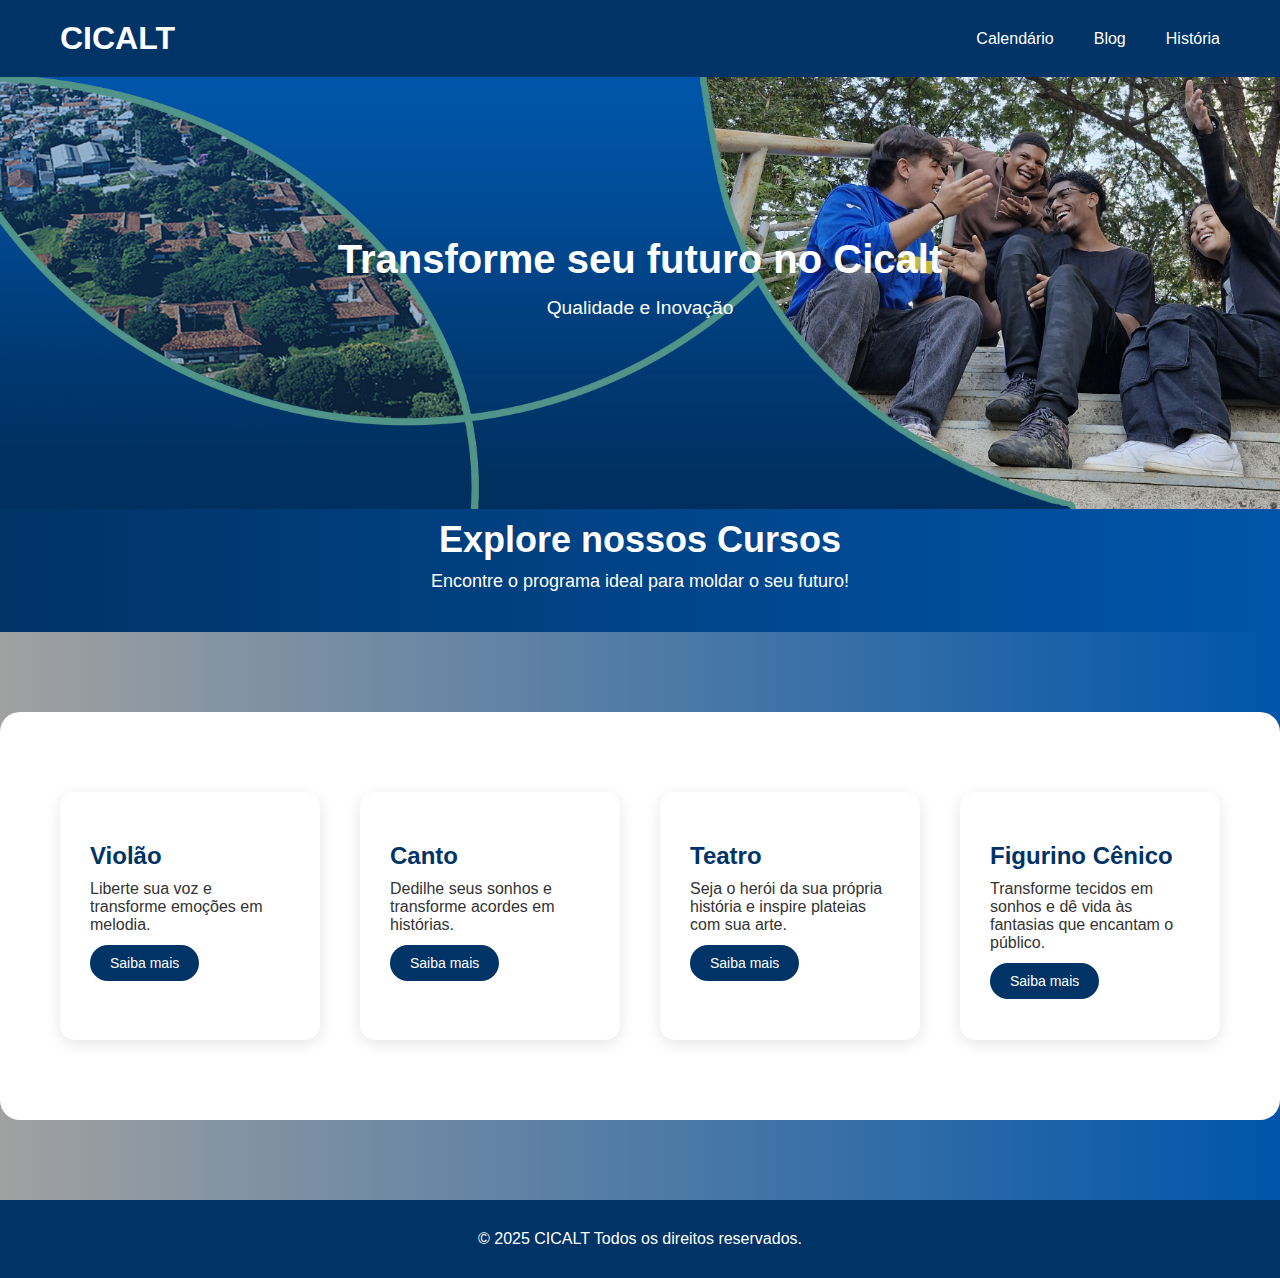
<file: index.html>
<!DOCTYPE html>
<html lang="pt-BR">
<head>
  <meta charset="UTF-8" />
  <meta name="viewport" content="width=device-width, initial-scale=1" />
  <title>CICALT - Site CICALT</title>
  <link rel="stylesheet" href="style.css" />
</head>

<body>
  <!-- ====== HEADER PRINCIPAL ====== -->
  <header>
    <div class="container">
      <h1>CICALT</h1>
      <nav>
        <button class="menu-toggle" onclick="toggleMenu()">☰</button>
        <div class="menu-links" id="menu">
          
          <a href="calendario.html">Calendário</a>
          <a href="https://cicalt.blogspot.com/">Blog</a>
          <a href="historia.html">História</a>
        </div>
      </nav>
    </div>
  </header>

  <!-- ====== HERO ====== -->
  <section class="hero">
    <div class="container">
      <h2>Transforme seu futuro no Cicalt</h2>
      <p>Qualidade e Inovação</p>
    </div>
  </section>

  <!-- ====== HEADER DOS CURSOS ====== -->
  <header class="header-cursos">
    <h1>Explore nossos Cursos</h1>
    <p>Encontre o programa ideal para moldar o seu futuro!</p>
  </header>

  <!-- ====== SEÇÃO DE CURSOS ====== -->
  <section class="cursos">
    <div class="curso-card">
      <h2>Violão</h2>
      <p>Liberte sua voz e transforme emoções em melodia.</p>
      <a href="curso1.html">Saiba mais</a>
    </div>

    <div class="curso-card">
      <h2>Canto</h2>
      <p>Dedilhe seus sonhos e transforme acordes em histórias.</p>
      <a href="curso2.html">Saiba mais</a>
    </div>

    <div class="curso-card">
      <h2>Teatro</h2>
      <p>Seja o herói da sua própria história e inspire plateias com sua arte.</p>
      <a href="curso3.html">Saiba mais</a>
    </div>

    <div class="curso-card">
      <h2>Figurino Cênico</h2>
      <p>Transforme tecidos em sonhos e dê vida às fantasias que encantam o público.</p>
      <a href="curso4.html">Saiba mais</a>
    </div>
  </section>

  <!-- ====== FOOTER ====== -->
  <footer>
    <p>© 2025 CICALT Todos os direitos reservados.</p>
  </footer>

  <!-- ====== SCRIPT ====== -->
  <script>
    function toggleMenu() {
      const menu = document.getElementById("menu");
      menu.classList.toggle("active");
    }
  </script>
</body>
</html>
</file>
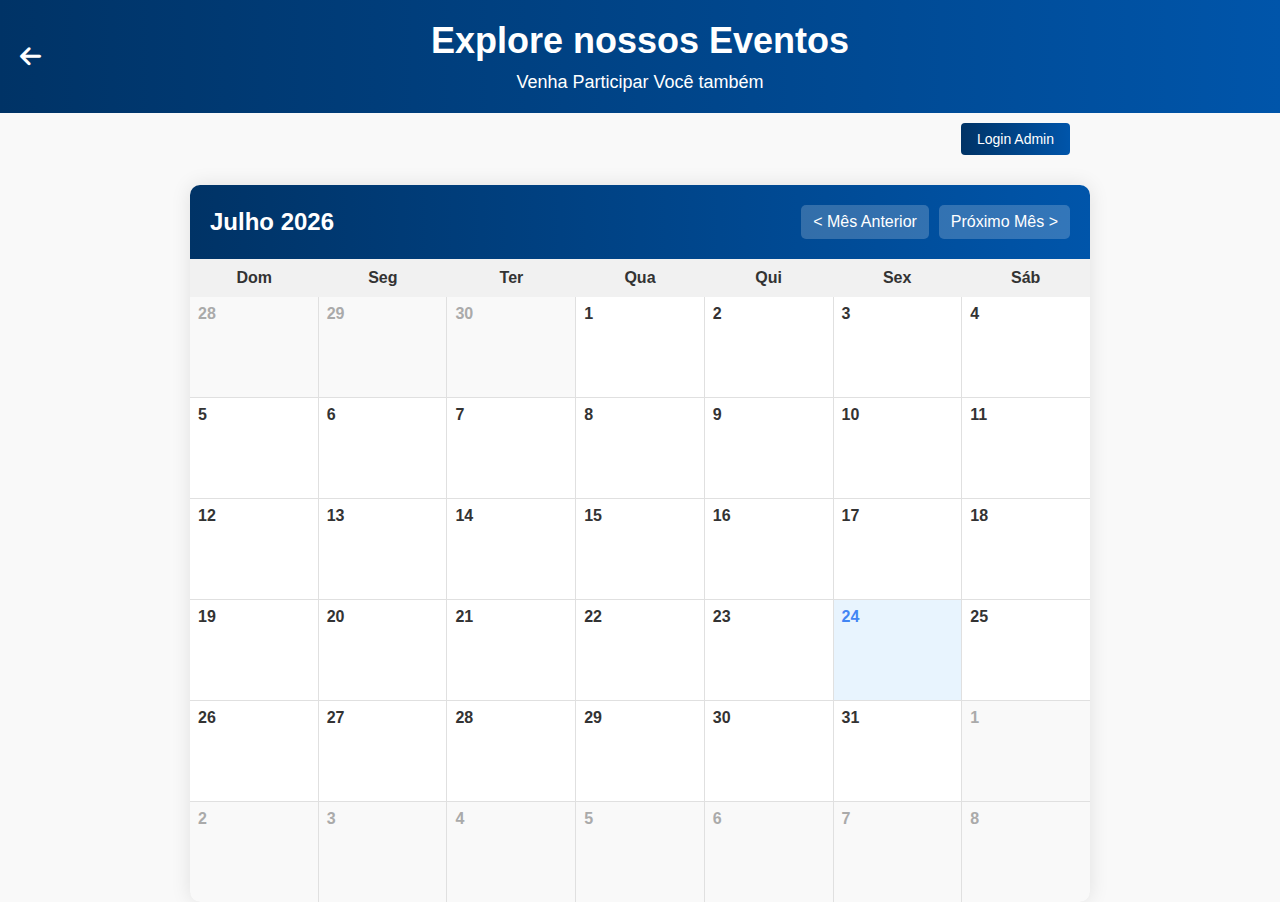
<file: calendario.html>
<!DOCTYPE html>
<html lang="pt-BR">
<head>
    <meta charset="UTF-8">
    <meta name="viewport" content="width=device-width, initial-scale=1.0">
    <title>Calendário de Eventos</title>
    <link rel="stylesheet" href="calendario.css">
    <link rel="stylesheet" href="https://cdnjs.cloudflare.com/ajax/libs/font-awesome/6.4.0/css/all.min.css">
</head>
<body>

    <header>
  <a href="index.html" class="btn-voltar">
    <i class="fas fa-arrow-left"></i>
  </a>
  <h1> Explore nossos Eventos</h1>
  <p>Venha Participar Você também</p>
</header>

    <div class="admin-controls">
        <button id="admin-login">Login Admin</button>
        <span id="admin-status"></span>
    </div>
    
    <div class="calendar-container" id="calendar-container">
        <div class="calendar-header">
            <h1 class="calendar-title">Calendário</h1>
            <div class="calendar-nav">
                <button id="prev-month">&lt; Mês Anterior</button>
                <button id="next-month">Próximo Mês &gt;</button>
            </div>
        </div>
        <div class="weekdays">
            <div>Dom</div>
            <div>Seg</div>
            <div>Ter</div>
            <div>Qua</div>
            <div>Qui</div>
            <div>Sex</div>
            <div>Sáb</div>
        </div>
        <div class="days" id="calendar-days"></div>
    </div>
    
    <div class="event-form" id="event-form">
        <div class="form-container">
            <div class="form-header">
                <h2 class="form-title" id="form-title">Adicionar Evento</h2>
                <button class="close-btn" id="close-form">&times;</button>
            </div>
            <form id="event-data">
                <input type="hidden" id="event-date">
                <input type="hidden" id="event-id">
                <div class="form-group">
                    <label for="event-title">Título</label>
                    <input type="text" id="event-title" required>
                </div>
                <div class="form-group">
                    <label for="event-description">Descrição</label>
                    <textarea id="event-description"></textarea>
                </div>
                <div class="form-group">
                    <label for="event-time">Hora</label>
                    <input type="time" id="event-time">
                </div>
                <div class="form-actions">
                    <button type="button" class="delete-btn" id="delete-btn">Excluir</button>
                    <button type="button" class="cancel-btn" id="cancel-btn">Cancelar</button>
                    <button type="submit" class="save-btn">Salvar</button>
                </div>
            </form>
        </div>
    </div>
    
    <div class="login-modal" id="login-modal">
        <div class="login-container">
            <h2>Login de Administrador</h2>
            <form id="login-form">
                <div clas+..s="form-group">
                    <label for="admin-username">Usuário</label>
                    <input type="text" id="admin-username" required>
                </div>
                <div class="form-group">
                    <label for="admin-password">Senha</label>
                    <input type="password" id="admin-password" required>
                </div>
                <div class="form-actions">
                    <button type="button" class="cancel-btn" id="login-cancel">Cancelar</button>
                    <button type="submit" class="save-btn">Entrar</button>
                </div>
            </form>
        </div>
    </div>
    
    <script src="calendario.js"></script>
    
</body>
</html>
</file>
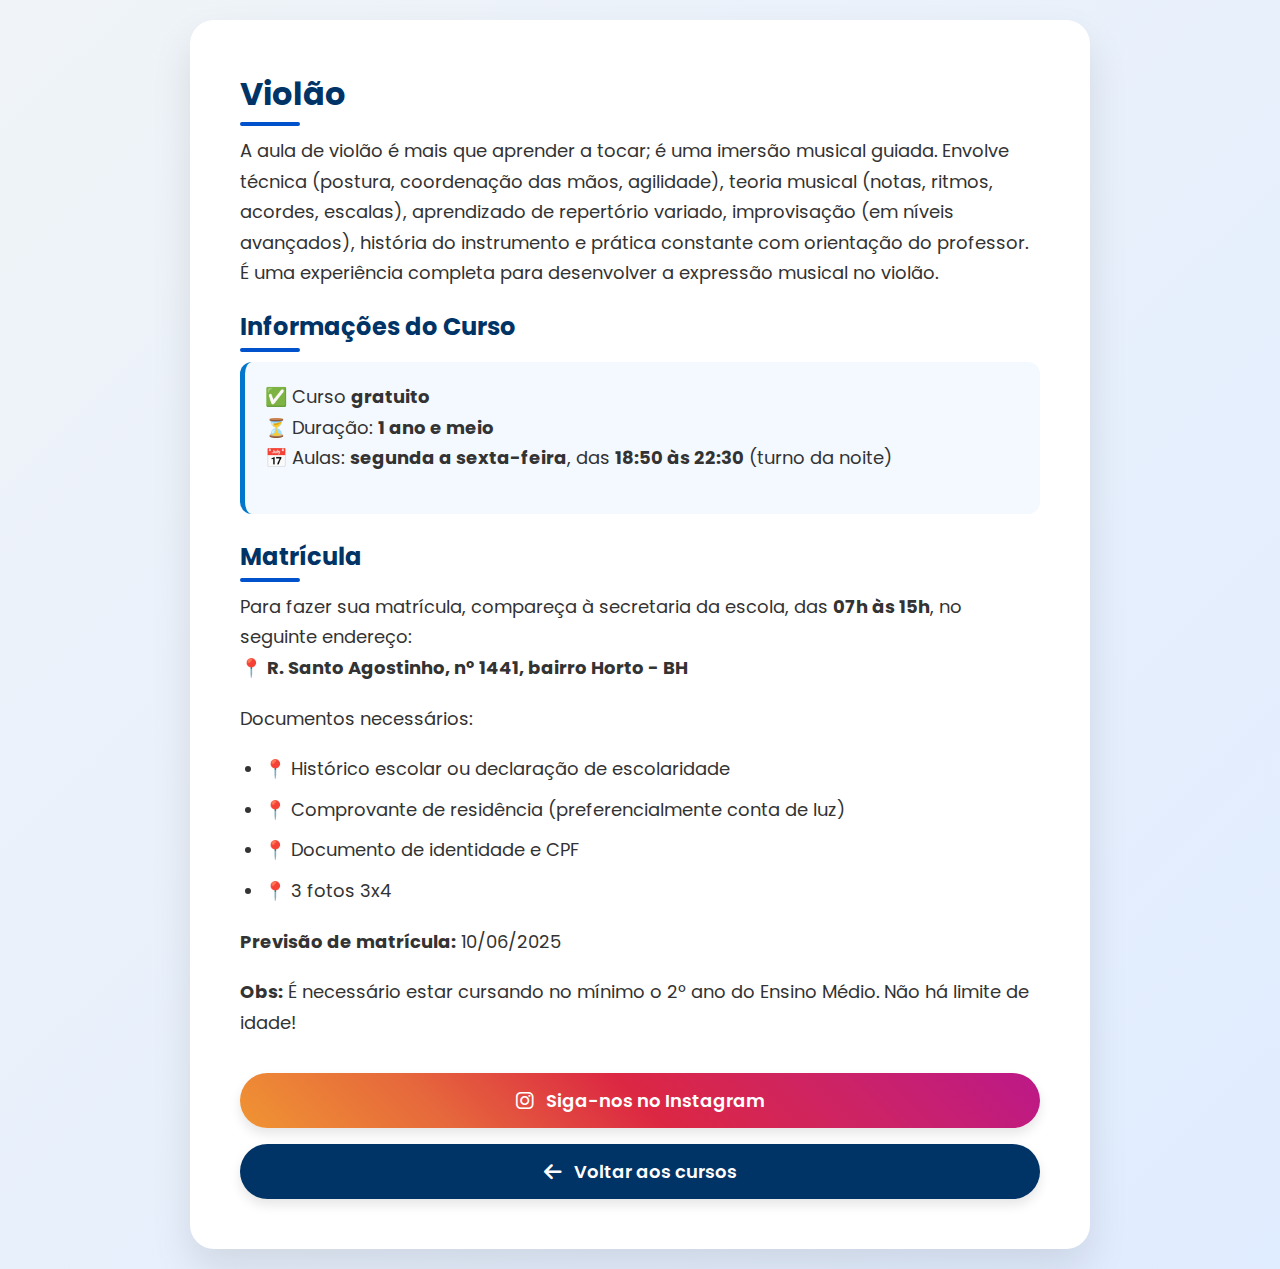
<file: curso1.html>
<!DOCTYPE html>
<html lang="pt-BR">
<head>
  <meta charset="UTF-8" />
  <meta name="viewport" content="width=device-width, initial-scale=1.0"/>
  <title>Violão - CICALT</title>
  <link rel="stylesheet" href="https://cdnjs.cloudflare.com/ajax/libs/font-awesome/6.4.0/css/all.min.css"/>
  <style>
    @import url('https://fonts.googleapis.com/css2?family=Poppins:wght@300;500;700&display=swap');

    * {
      margin: 0;
      padding: 0;
      box-sizing: border-box;
    }

    body {
      font-family: 'Poppins', sans-serif;
      background: linear-gradient(to bottom right, #f0f4f8, #e0ecff);
      color: #333;
      min-height: 100vh;
      display: flex;
      justify-content: center;
      align-items: center;
      padding: 20px;
    }

    .container {
      background: white;
      padding: 50px;
      border-radius: 24px;
      max-width: 900px;
      width: 100%;
      box-shadow: 0 20px 40px rgba(0, 0, 0, 0.1);
      animation: fadeInSlide 1s ease;
    }

    @keyframes fadeInSlide {
      from {
        opacity: 0;
        transform: translateY(40px);
      }
      to {
        opacity: 1;
        transform: translateY(0);
      }
    }

    h1, h2 {
      color: #003366;
      font-weight: 700;
      margin-bottom: 18px;
      position: relative;
    }

    h1::after, h2::after {
      content: '';
      width: 60px;
      height: 4px;
      background: #0052cc;
      position: absolute;
      bottom: -8px;
      left: 0;
      border-radius: 4px;
    }

    p, ul {
      font-size: 18px;
      line-height: 1.7;
      margin-bottom: 20px;
    }

    ul {
      padding-left: 24px;
    }

    ul li {
      margin-bottom: 10px;
    }

    .highlight-box {
      background: #f3f9ff;
      border-left: 5px solid #0077cc;
      padding: 20px;
      border-radius: 12px;
      margin-bottom: 25px;
    }

    .botoes {
      display: flex;
      flex-direction: column;
      gap: 16px;
      margin-top: 35px;
    }

    a.instagram-btn, a.btn-voltar {
      display: inline-flex;
      align-items: center;
      justify-content: center;
      gap: 12px;
      padding: 14px 28px;
      font-size: 18px;
      font-weight: 600;
      text-decoration: none;
      border-radius: 50px;
      transition: all 0.3s ease;
      box-shadow: 0 6px 12px rgba(0,0,0,0.1);
    }

    a.instagram-btn {
      background: linear-gradient(45deg, #f09433, #e6683c, #dc2743, #cc2366, #bc1888);
      color: white;
    }

    a.btn-voltar {
      background: #003366;
      color: white;
    }

    a.instagram-btn:hover,
    a.btn-voltar:hover {
      transform: translateY(-2px);
      box-shadow: 0 10px 20px rgba(0,0,0,0.2);
    }

    a i {
      font-size: 20px;
    }

    @media (max-width: 768px) {
      .container {
        padding: 30px 20px;
      }

      h1 {
        font-size: 26px;
      }

      h2 {
        font-size: 22px;
      }

      p, ul {
        font-size: 16px;
      }

      a.instagram-btn, a.btn-voltar {
        font-size: 16px;
        padding: 12px 20px;
      }
    }
  </style>
</head>
<body>
  <div class="container">
    <h1>Violão</h1>
    <p>
      A aula de violão é mais que aprender a tocar; é uma imersão musical guiada.  
      Envolve técnica (postura, coordenação das mãos, agilidade), teoria musical (notas, ritmos, acordes, escalas),  
      aprendizado de repertório variado, improvisação (em níveis avançados), história do instrumento e prática constante com orientação do professor.  
      É uma experiência completa para desenvolver a expressão musical no violão.
    </p>

    <h2>Informações do Curso</h2>
    <div class="highlight-box">
      <p>
        ✅ Curso <strong>gratuito</strong><br>
        ⏳ Duração: <strong>1 ano e meio</strong><br>
        📅 Aulas: <strong>segunda a sexta-feira</strong>, das <strong>18:50 às 22:30</strong> (turno da noite)
      </p>
    </div>

    <h2>Matrícula</h2>
    <p>
      Para fazer sua matrícula, compareça à secretaria da escola, das <strong>07h às 15h</strong>, no seguinte endereço:<br>
      📍 <strong>R. Santo Agostinho, nº 1441, bairro Horto - BH</strong>
    </p>

    <p>Documentos necessários:</p>
    <ul>
      <li>📍 Histórico escolar ou declaração de escolaridade</li>
      <li>📍 Comprovante de residência (preferencialmente conta de luz)</li>
      <li>📍 Documento de identidade e CPF</li>
      <li>📍 3 fotos 3x4</li>
    </ul>

    <p><strong>Previsão de matrícula:</strong> 10/06/2025</p>

    <p><strong>Obs:</strong> É necessário estar cursando no mínimo o 2º ano do Ensino Médio. Não há limite de idade!</p>

    <div class="botoes">
      <a href="https://www.instagram.com/cicalt?igsh=Z3M5ZTk0cG5hZzlm" target="_blank" class="instagram-btn">
        <i class="fab fa-instagram"></i> Siga-nos no Instagram
      </a>
      <a href="index.html" class="btn-voltar">
        <i class="fas fa-arrow-left"></i> Voltar aos cursos
      </a>
    </div>
  </div>
</body>
</html>
</file>
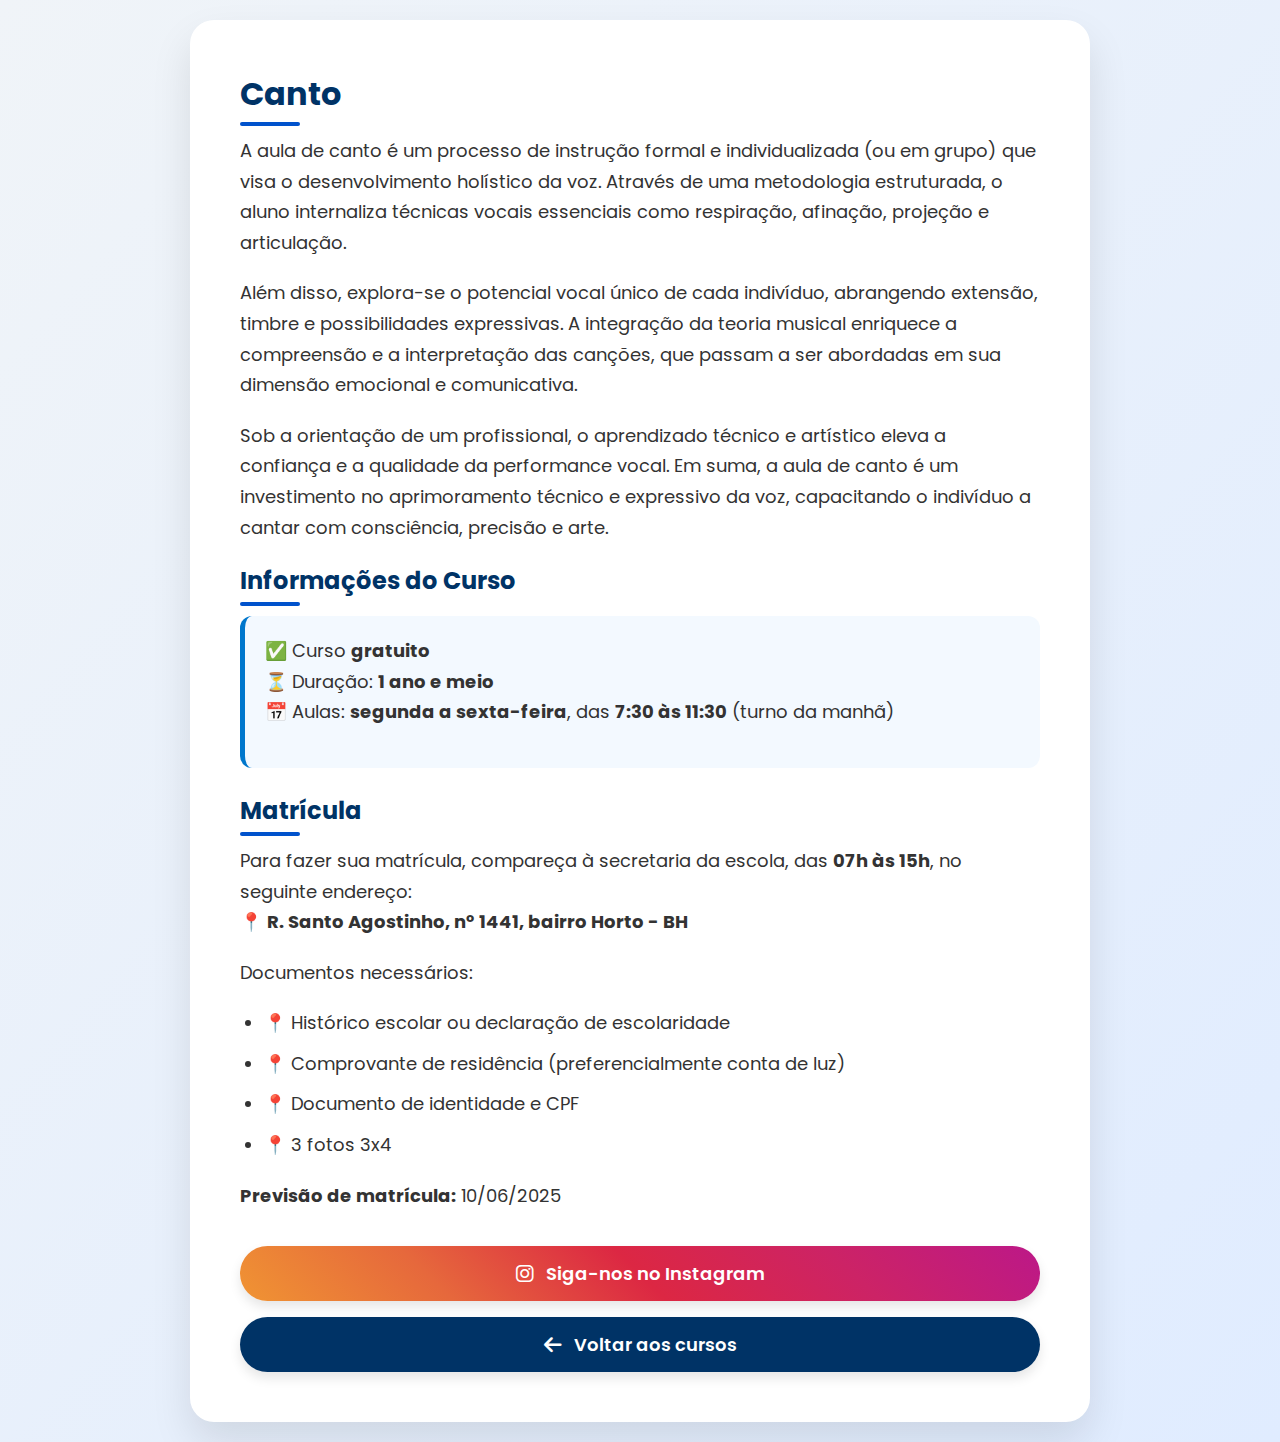
<file: curso2.html>
<!DOCTYPE html>
<html lang="pt-BR">
<head>
  <meta charset="UTF-8" />
  <meta name="viewport" content="width=device-width, initial-scale=1.0"/>
  <title>Canto - CICALT</title>
  <link rel="stylesheet" href="https://cdnjs.cloudflare.com/ajax/libs/font-awesome/6.4.0/css/all.min.css"/>
  <style>
    @import url('https://fonts.googleapis.com/css2?family=Poppins:wght@300;500;700&display=swap');

    * {
      margin: 0;
      padding: 0;
      box-sizing: border-box;
    }

    body {
      font-family: 'Poppins', sans-serif;
      background: linear-gradient(to bottom right, #f0f4f8, #e0ecff);
      color: #333;
      min-height: 100vh;
      display: flex;
      justify-content: center;
      align-items: center;
      padding: 20px;
    }

    .container {
      background: white;
      padding: 50px;
      border-radius: 24px;
      max-width: 900px;
      width: 100%;
      box-shadow: 0 20px 40px rgba(0, 0, 0, 0.1);
      animation: fadeInSlide 1s ease;
    }

    @keyframes fadeInSlide {
      from {
        opacity: 0;
        transform: translateY(40px);
      }
      to {
        opacity: 1;
        transform: translateY(0);
      }
    }

    h1, h2 {
      color: #003366;
      font-weight: 700;
      margin-bottom: 18px;
      position: relative;
    }

    h1::after, h2::after {
      content: '';
      width: 60px;
      height: 4px;
      background: #0052cc;
      position: absolute;
      bottom: -8px;
      left: 0;
      border-radius: 4px;
    }

    p, ul {
      font-size: 18px;
      line-height: 1.7;
      margin-bottom: 20px;
    }

    ul {
      padding-left: 24px;
    }

    ul li {
      margin-bottom: 10px;
    }

    .highlight-box {
      background: #f3f9ff;
      border-left: 5px solid #0077cc;
      padding: 20px;
      border-radius: 12px;
      margin-bottom: 25px;
    }

    .botoes {
      display: flex;
      flex-direction: column;
      gap: 16px;
      margin-top: 35px;
    }

    a.instagram-btn, a.btn-voltar {
      display: inline-flex;
      align-items: center;
      justify-content: center;
      gap: 12px;
      padding: 14px 28px;
      font-size: 18px;
      font-weight: 600;
      text-decoration: none;
      border-radius: 50px;
      transition: all 0.3s ease;
      box-shadow: 0 6px 12px rgba(0,0,0,0.1);
    }

    a.instagram-btn {
      background: linear-gradient(45deg, #f09433, #e6683c, #dc2743, #cc2366, #bc1888);
      color: white;
    }

    a.btn-voltar {
      background: #003366;
      color: white;
    }

    a.instagram-btn:hover,
    a.btn-voltar:hover {
      transform: translateY(-2px);
      box-shadow: 0 10px 20px rgba(0,0,0,0.2);
    }

    a i {
      font-size: 20px;
    }

    @media (max-width: 768px) {
      .container {
        padding: 30px 20px;
      }

      h1 {
        font-size: 26px;
      }

      h2 {
        font-size: 22px;
      }

      p, ul {
        font-size: 16px;
      }

      a.instagram-btn, a.btn-voltar {
        font-size: 16px;
        padding: 12px 20px;
      }
    }
  </style>
</head>
<body>
  <div class="container">
    <h1>Canto</h1>
    <p>
      A aula de canto é um processo de instrução formal e individualizada (ou em grupo) que visa o desenvolvimento holístico da voz.  
      Através de uma metodologia estruturada, o aluno internaliza técnicas vocais essenciais como respiração, afinação, projeção e articulação.
    </p>

    <p>
      Além disso, explora-se o potencial vocal único de cada indivíduo, abrangendo extensão, timbre e possibilidades expressivas.  
      A integração da teoria musical enriquece a compreensão e a interpretação das canções, que passam a ser abordadas em sua dimensão emocional e comunicativa.
    </p>

    <p>
      Sob a orientação de um profissional, o aprendizado técnico e artístico eleva a confiança e a qualidade da performance vocal.  
      Em suma, a aula de canto é um investimento no aprimoramento técnico e expressivo da voz, capacitando o indivíduo a cantar com consciência, precisão e arte.
    </p>

    <h2>Informações do Curso</h2>
    <div class="highlight-box">
      <p>
        ✅ Curso <strong>gratuito</strong><br>
        ⏳ Duração: <strong>1 ano e meio</strong><br>
        📅 Aulas: <strong>segunda a sexta-feira</strong>, das <strong>7:30 às 11:30</strong> (turno da manhã)
      </p>
    </div>

    <h2>Matrícula</h2>
    <p>
      Para fazer sua matrícula, compareça à secretaria da escola, das <strong>07h às 15h</strong>, no seguinte endereço:<br>
      📍 <strong>R. Santo Agostinho, nº 1441, bairro Horto - BH</strong>
    </p>

    <p>Documentos necessários:</p>
    <ul>
      <li>📍 Histórico escolar ou declaração de escolaridade</li>
      <li>📍 Comprovante de residência (preferencialmente conta de luz)</li>
      <li>📍 Documento de identidade e CPF</li>
      <li>📍 3 fotos 3x4</li>
    </ul>

    <p><strong>Previsão de matrícula:</strong> 10/06/2025</p>

    <div class="botoes">
      <a href="https://www.instagram.com/cicalt?igsh=Z3M5ZTk0cG5hZzlm" target="_blank" class="instagram-btn">
        <i class="fab fa-instagram"></i> Siga-nos no Instagram
      </a>
      <a href="index.html" class="btn-voltar">
        <i class="fas fa-arrow-left"></i> Voltar aos cursos
      </a>
    </div>
  </div>
</body>
</html>
</file>
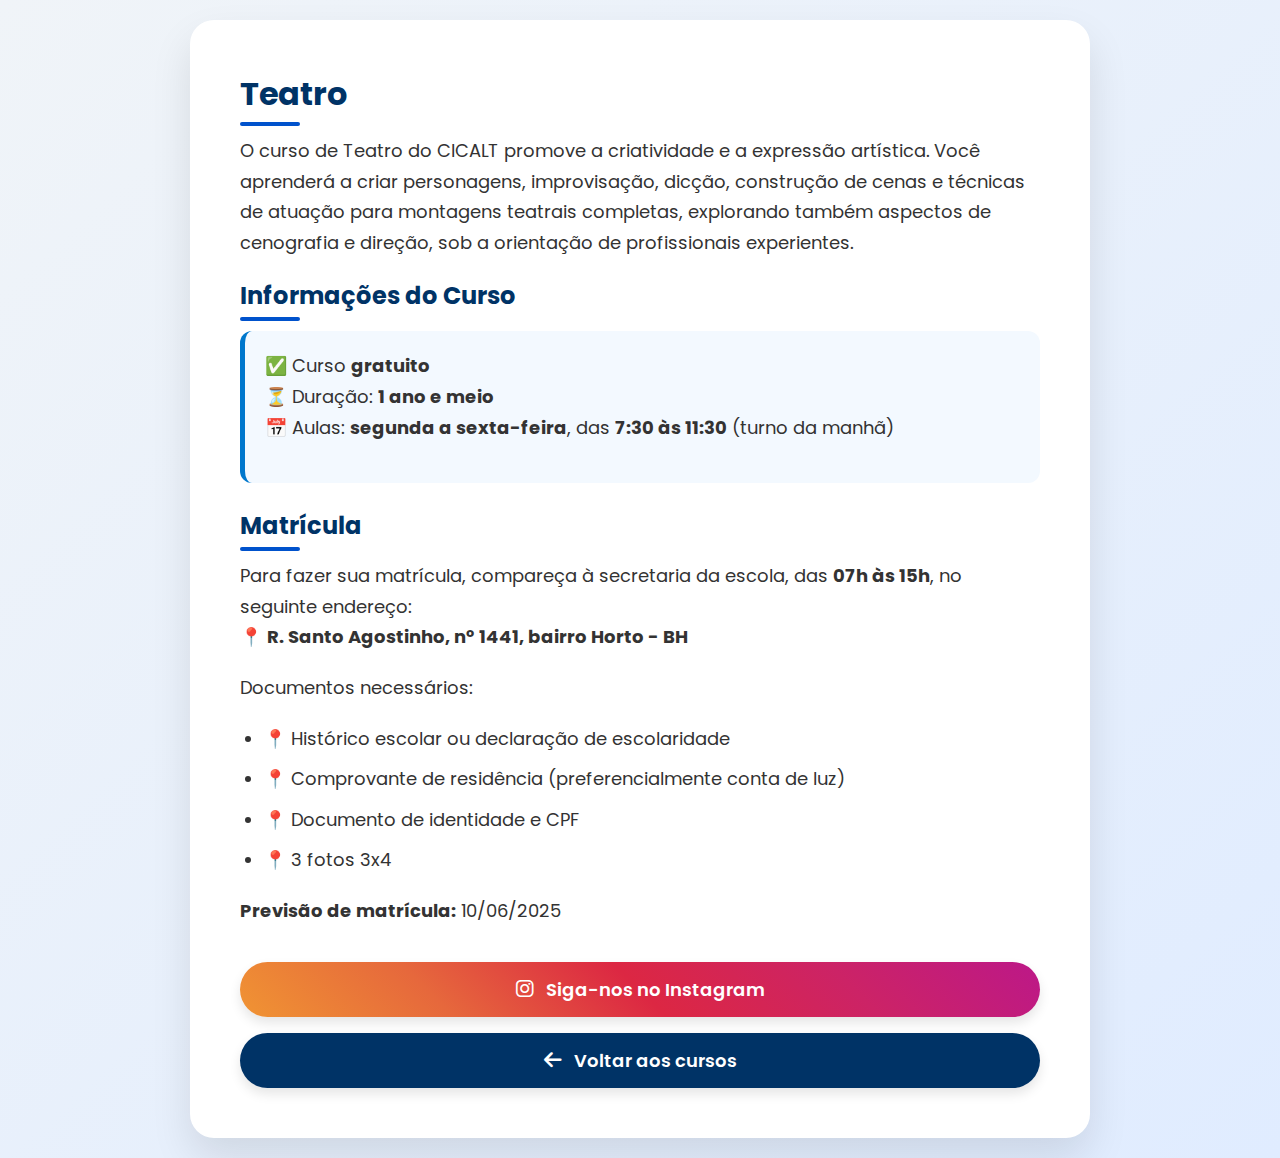
<file: curso3.html>
<!DOCTYPE html>
<html lang="pt-BR">
<head>
  <meta charset="UTF-8" />
  <meta name="viewport" content="width=device-width, initial-scale=1.0"/>
  <title>Teatro - CICALT</title>
  <link rel="stylesheet" href="https://cdnjs.cloudflare.com/ajax/libs/font-awesome/6.4.0/css/all.min.css"/>
  <style>
    @import url('https://fonts.googleapis.com/css2?family=Poppins:wght@300;500;700&display=swap');

    * {
      margin: 0;
      padding: 0;
      box-sizing: border-box;
    }

    body {
      font-family: 'Poppins', sans-serif;
      background: linear-gradient(to bottom right, #f0f4f8, #e0ecff);
      color: #333;
      min-height: 100vh;
      display: flex;
      justify-content: center;
      align-items: center;
      padding: 20px;
    }

    .container {
      background: white;
      padding: 50px;
      border-radius: 24px;
      max-width: 900px;
      width: 100%;
      box-shadow: 0 20px 40px rgba(0, 0, 0, 0.1);
      animation: fadeInSlide 1s ease;
    }

    @keyframes fadeInSlide {
      from {
        opacity: 0;
        transform: translateY(40px);
      }
      to {
        opacity: 1;
        transform: translateY(0);
      }
    }

    h1, h2 {
      color: #003366;
      font-weight: 700;
      margin-bottom: 18px;
      position: relative;
    }

    h1::after, h2::after {
      content: '';
      width: 60px;
      height: 4px;
      background: #0052cc;
      position: absolute;
      bottom: -8px;
      left: 0;
      border-radius: 4px;
    }

    p, ul {
      font-size: 18px;
      line-height: 1.7;
      margin-bottom: 20px;
    }

    ul {
      padding-left: 24px;
    }

    ul li {
      margin-bottom: 10px;
    }

    .highlight-box {
      background: #f3f9ff;
      border-left: 5px solid #0077cc;
      padding: 20px;
      border-radius: 12px;
      margin-bottom: 25px;
    }

    .botoes {
      display: flex;
      flex-direction: column;
      gap: 16px;
      margin-top: 35px;
    }

    a.instagram-btn, a.btn-voltar {
      display: inline-flex;
      align-items: center;
      justify-content: center;
      gap: 12px;
      padding: 14px 28px;
      font-size: 18px;
      font-weight: 600;
      text-decoration: none;
      border-radius: 50px;
      transition: all 0.3s ease;
      box-shadow: 0 6px 12px rgba(0,0,0,0.1);
    }

    a.instagram-btn {
      background: linear-gradient(45deg, #f09433, #e6683c, #dc2743, #cc2366, #bc1888);
      color: white;
    }

    a.btn-voltar {
      background: #003366;
      color: white;
    }

    a.instagram-btn:hover,
    a.btn-voltar:hover {
      transform: translateY(-2px);
      box-shadow: 0 10px 20px rgba(0,0,0,0.2);
    }

    a i {
      font-size: 20px;
    }

    @media (max-width: 768px) {
      .container {
        padding: 30px 20px;
      }

      h1 {
        font-size: 26px;
      }

      h2 {
        font-size: 22px;
      }

      p, ul {
        font-size: 16px;
      }

      a.instagram-btn, a.btn-voltar {
        font-size: 16px;
        padding: 12px 20px;
      }
    }
  </style>
</head>
<body>
  <div class="container">
    <h1>Teatro</h1>
    <p>
      O curso de Teatro do CICALT promove a criatividade e a expressão artística.
      Você aprenderá a criar personagens, improvisação, dicção, construção de cenas e técnicas de atuação para montagens teatrais completas,
      explorando também aspectos de cenografia e direção, sob a orientação de profissionais experientes.
    </p>

    <h2>Informações do Curso</h2>
    <div class="highlight-box">
      <p>
        ✅ Curso <strong>gratuito</strong><br>
        ⏳ Duração: <strong>1 ano e meio</strong><br>
        📅 Aulas: <strong>segunda a sexta-feira</strong>, das <strong>7:30 às 11:30</strong> (turno da manhã)
      </p>
    </div>

    <h2>Matrícula</h2>
    <p>
      Para fazer sua matrícula, compareça à secretaria da escola, das <strong>07h às 15h</strong>, no seguinte endereço:<br>
      📍 <strong>R. Santo Agostinho, nº 1441, bairro Horto - BH</strong>
    </p>

    <p>Documentos necessários:</p>
    <ul>
      <li>📍 Histórico escolar ou declaração de escolaridade</li>
      <li>📍 Comprovante de residência (preferencialmente conta de luz)</li>
      <li>📍 Documento de identidade e CPF</li>
      <li>📍 3 fotos 3x4</li>
    </ul>

    <p><strong>Previsão de matrícula:</strong> 10/06/2025</p>

    <div class="botoes">
      <a href="https://www.instagram.com/cicalt?igsh=Z3M5ZTk0cG5hZzlm" target="_blank" class="instagram-btn">
        <i class="fab fa-instagram"></i> Siga-nos no Instagram
      </a>
      <a href="index.html" class="btn-voltar">
        <i class="fas fa-arrow-left"></i> Voltar aos cursos
      </a>
    </div>
  </div>
</body>
</html>
</file>
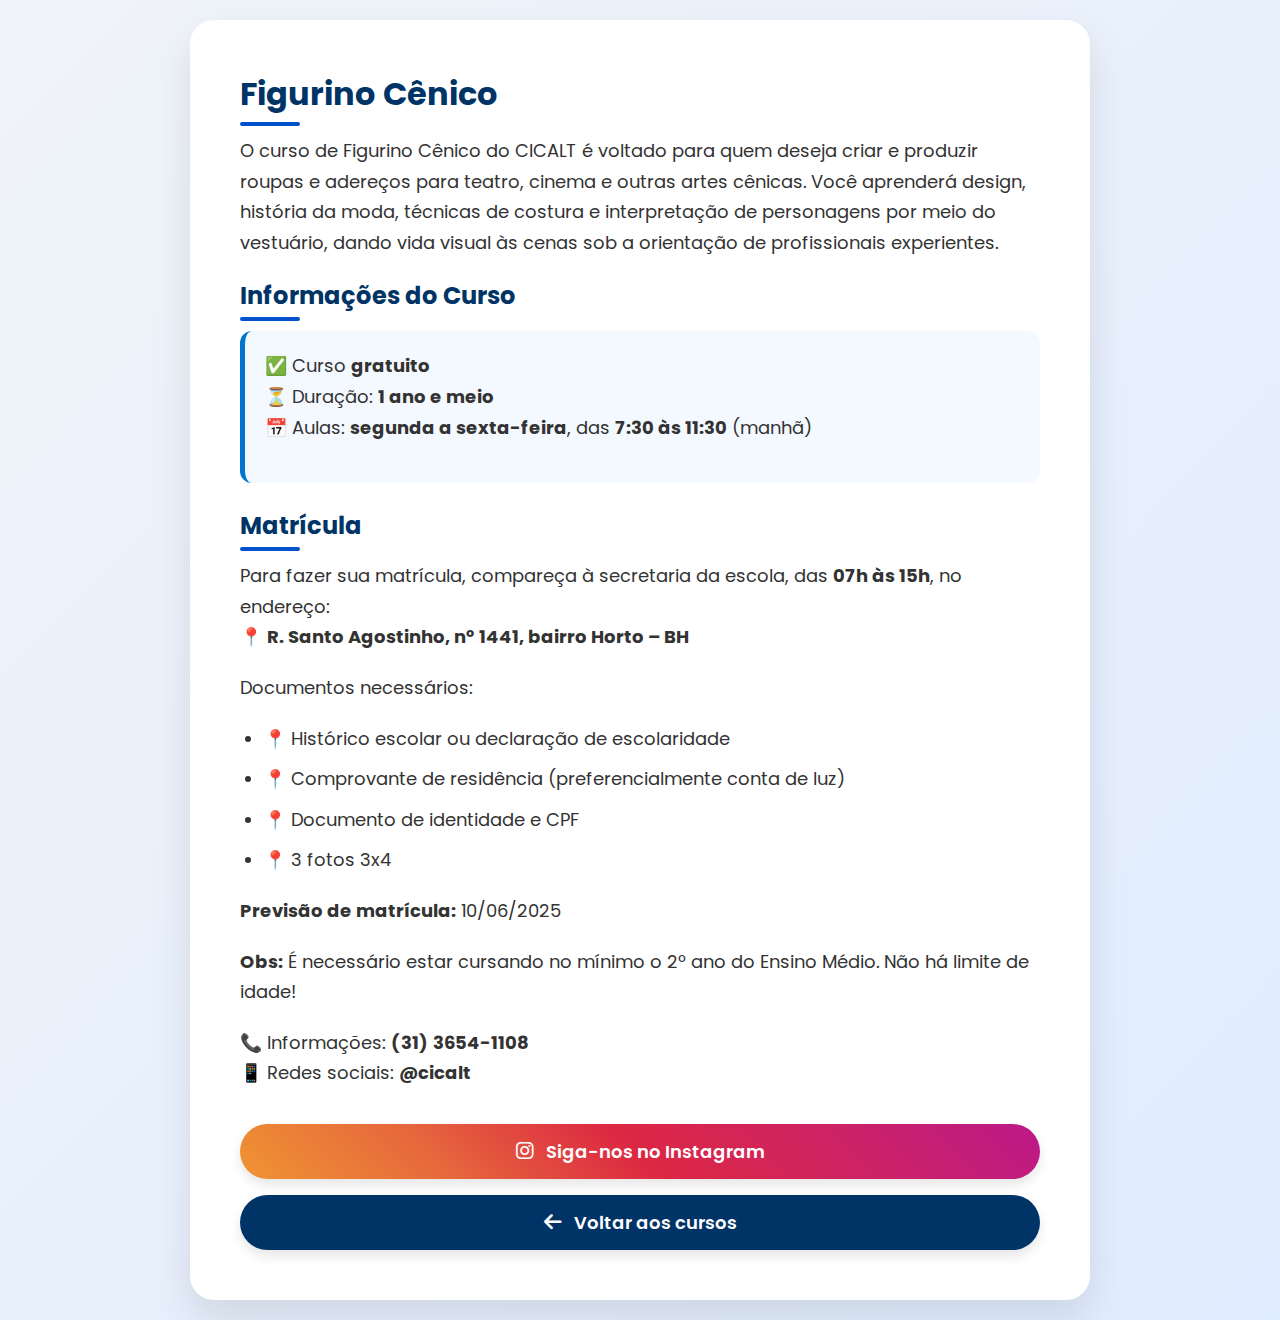
<file: curso4.html>
<!DOCTYPE html>
<html lang="pt-BR">
<head>
  <meta charset="UTF-8" />
  <meta name="viewport" content="width=device-width, initial-scale=1.0"/>
  <title>Figurino Cênico - CICALT</title>
  <link rel="stylesheet" href="https://cdnjs.cloudflare.com/ajax/libs/font-awesome/6.4.0/css/all.min.css"/>
  <style>
    @import url('https://fonts.googleapis.com/css2?family=Poppins:wght@300;500;700&display=swap');

    * {
      margin: 0;
      padding: 0;
      box-sizing: border-box;
    }

    body {
      font-family: 'Poppins', sans-serif;
      background: linear-gradient(to bottom right, #f0f4f8, #e0ecff);
      color: #333;
      min-height: 100vh;
      display: flex;
      justify-content: center;
      align-items: center;
      padding: 20px;
    }

    .container {
      background: white;
      padding: 50px;
      border-radius: 24px;
      max-width: 900px;
      width: 100%;
      box-shadow: 0 20px 40px rgba(0, 0, 0, 0.1);
      animation: fadeInSlide 1s ease;
    }

    @keyframes fadeInSlide {
      from {
        opacity: 0;
        transform: translateY(40px);
      }
      to {
        opacity: 1;
        transform: translateY(0);
      }
    }

    h1, h2 {
      color: #003366;
      font-weight: 700;
      margin-bottom: 18px;
      position: relative;
    }

    h1::after, h2::after {
      content: '';
      width: 60px;
      height: 4px;
      background: #0052cc;
      position: absolute;
      bottom: -8px;
      left: 0;
      border-radius: 4px;
    }

    p, ul {
      font-size: 18px;
      line-height: 1.7;
      margin-bottom: 20px;
    }

    ul {
      padding-left: 24px;
    }

    ul li {
      margin-bottom: 10px;
    }

    .highlight-box {
      background: #f3f9ff;
      border-left: 5px solid #0077cc;
      padding: 20px;
      border-radius: 12px;
      margin-bottom: 25px;
    }

    .botoes {
      display: flex;
      flex-direction: column;
      gap: 16px;
      margin-top: 35px;
    }

    a.instagram-btn, a.btn-voltar {
      display: inline-flex;
      align-items: center;
      justify-content: center;
      gap: 12px;
      padding: 14px 28px;
      font-size: 18px;
      font-weight: 600;
      text-decoration: none;
      border-radius: 50px;
      transition: all 0.3s ease;
      box-shadow: 0 6px 12px rgba(0,0,0,0.1);
    }

    a.instagram-btn {
      background: linear-gradient(45deg, #f09433, #e6683c, #dc2743, #cc2366, #bc1888);
      color: white;
    }

    a.btn-voltar {
      background: #003366;
      color: white;
    }

    a.instagram-btn:hover,
    a.btn-voltar:hover {
      transform: translateY(-2px);
      box-shadow: 0 10px 20px rgba(0,0,0,0.2);
    }

    a i {
      font-size: 20px;
    }

    @media (max-width: 768px) {
      .container {
        padding: 30px 20px;
      }

      h1 {
        font-size: 26px;
      }

      h2 {
        font-size: 22px;
      }

      p, ul {
        font-size: 16px;
      }

      a.instagram-btn, a.btn-voltar {
        font-size: 16px;
        padding: 12px 20px;
      }
    }
  </style>
</head>
<body>
  <div class="container">
    <h1>Figurino Cênico</h1>
    <p>
      O curso de Figurino Cênico do CICALT é voltado para quem deseja criar e produzir roupas e adereços para teatro, cinema e outras artes cênicas.
      Você aprenderá design, história da moda, técnicas de costura e interpretação de personagens por meio do vestuário,
      dando vida visual às cenas sob a orientação de profissionais experientes.
    </p>

    <h2>Informações do Curso</h2>
    <div class="highlight-box">
      <p>
        ✅ Curso <strong>gratuito</strong><br>
        ⏳ Duração: <strong>1 ano e meio</strong><br>
        📅 Aulas: <strong>segunda a sexta-feira</strong>, das <strong>7:30 às 11:30</strong> (manhã)
      </p>
    </div>

    <h2>Matrícula</h2>
    <p>
      Para fazer sua matrícula, compareça à secretaria da escola, das <strong>07h às 15h</strong>, no endereço:<br>
      📍 <strong>R. Santo Agostinho, nº 1441, bairro Horto – BH</strong>
    </p>

    <p>Documentos necessários:</p>
    <ul>
      <li>📍 Histórico escolar ou declaração de escolaridade</li>
      <li>📍 Comprovante de residência (preferencialmente conta de luz)</li>
      <li>📍 Documento de identidade e CPF</li>
      <li>📍 3 fotos 3x4</li>
    </ul>

    <p><strong>Previsão de matrícula:</strong> 10/06/2025</p>
    <p><strong>Obs:</strong> É necessário estar cursando no mínimo o 2º ano do Ensino Médio. Não há limite de idade!</p>

    <p>
      📞 Informações: <strong>(31) 3654-1108</strong><br>
      📱 Redes sociais: <strong>@cicalt</strong>
    </p>

    <div class="botoes">
      <a href="https://www.instagram.com/cicalt?igsh=Z3M5ZTk0cG5hZzlm" target="_blank" class="instagram-btn">
        <i class="fab fa-instagram"></i> Siga-nos no Instagram
      </a>
      <a href="index.html" class="btn-voltar">
        <i class="fas fa-arrow-left"></i> Voltar aos cursos
      </a>
    </div>
  </div>
</body>
</html>
</file>
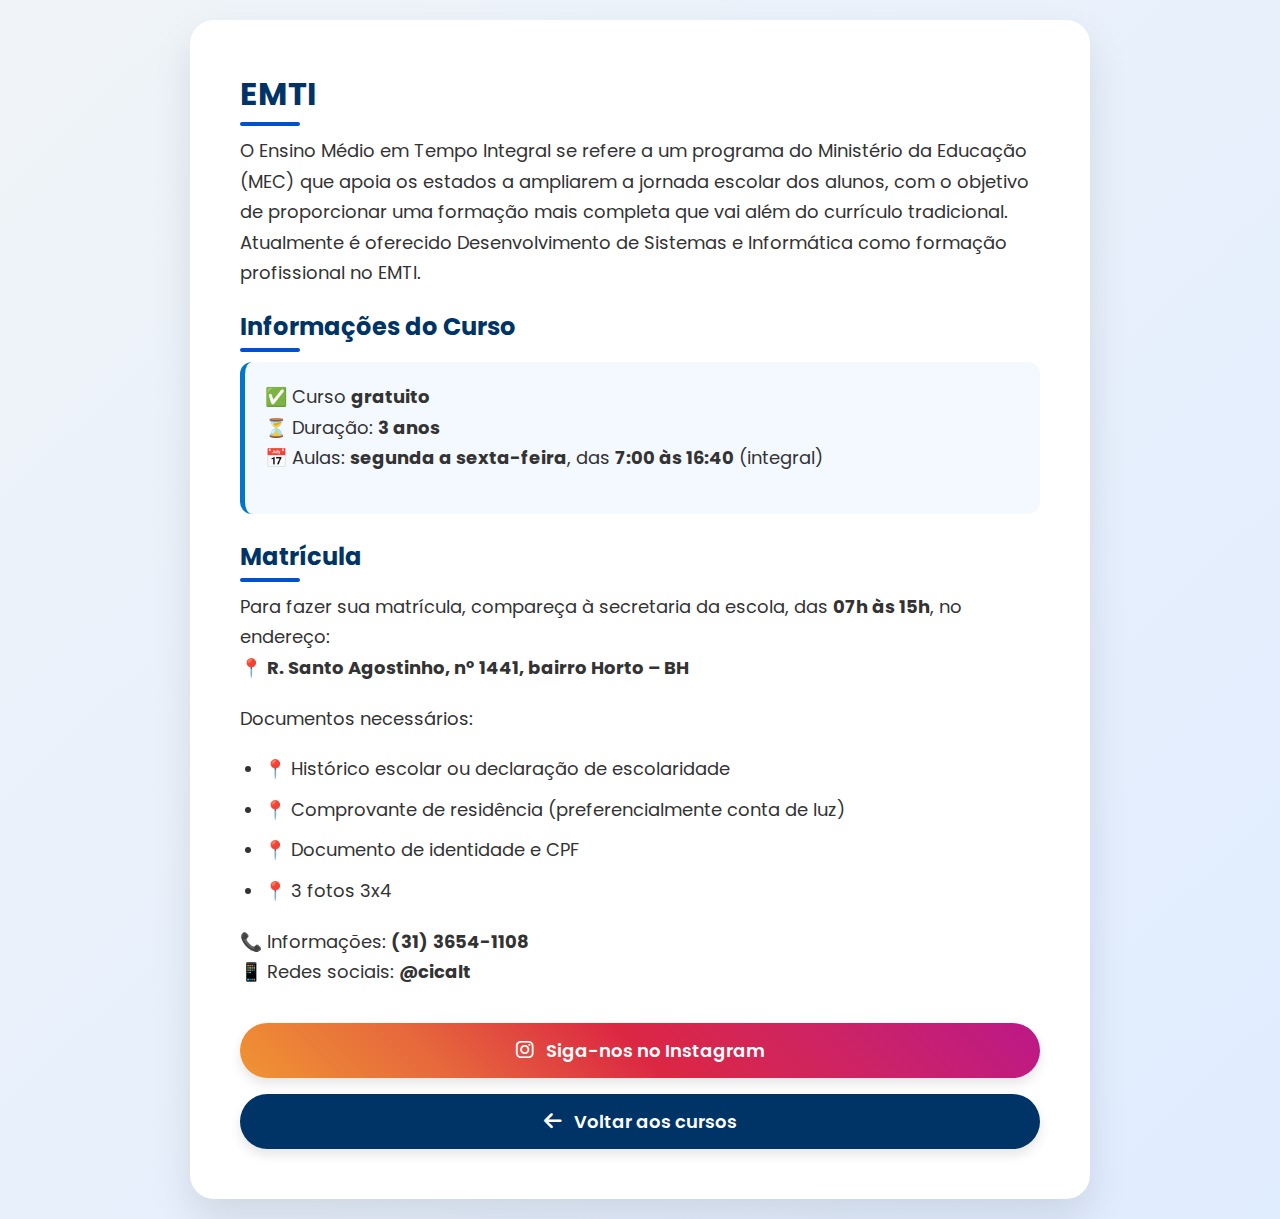
<file: curso5.html>
<!DOCTYPE html>
<html lang="pt-BR">
<head>
  <meta charset="UTF-8" />
  <meta name="viewport" content="width=device-width, initial-scale=1.0"/>
  <title>Figurino Cênico - CICALT</title>
  <link rel="stylesheet" href="https://cdnjs.cloudflare.com/ajax/libs/font-awesome/6.4.0/css/all.min.css"/>
  <style>
    @import url('https://fonts.googleapis.com/css2?family=Poppins:wght@300;500;700&display=swap');

    * {
      margin: 0;
      padding: 0;
      box-sizing: border-box;
    }

    body {
      font-family: 'Poppins', sans-serif;
      background: linear-gradient(to bottom right, #f0f4f8, #e0ecff);
      color: #333;
      min-height: 100vh;
      display: flex;
      justify-content: center;
      align-items: center;
      padding: 20px;
    }

    .container {
      background: white;
      padding: 50px;
      border-radius: 24px;
      max-width: 900px;
      width: 100%;
      box-shadow: 0 20px 40px rgba(0, 0, 0, 0.1);
      animation: fadeInSlide 1s ease;
    }

    @keyframes fadeInSlide {
      from {
        opacity: 0;
        transform: translateY(40px);
      }
      to {
        opacity: 1;
        transform: translateY(0);
      }
    }

    h1, h2 {
      color: #003366;
      font-weight: 700;
      margin-bottom: 18px;
      position: relative;
    }

    h1::after, h2::after {
      content: '';
      width: 60px;
      height: 4px;
      background: #0052cc;
      position: absolute;
      bottom: -8px;
      left: 0;
      border-radius: 4px;
    }

    p, ul {
      font-size: 18px;
      line-height: 1.7;
      margin-bottom: 20px;
    }

    ul {
      padding-left: 24px;
    }

    ul li {
      margin-bottom: 10px;
    }

    .highlight-box {
      background: #f3f9ff;
      border-left: 5px solid #0077cc;
      padding: 20px;
      border-radius: 12px;
      margin-bottom: 25px;
    }

    .botoes {
      display: flex;
      flex-direction: column;
      gap: 16px;
      margin-top: 35px;
    }

    a.instagram-btn, a.btn-voltar {
      display: inline-flex;
      align-items: center;
      justify-content: center;
      gap: 12px;
      padding: 14px 28px;
      font-size: 18px;
      font-weight: 600;
      text-decoration: none;
      border-radius: 50px;
      transition: all 0.3s ease;
      box-shadow: 0 6px 12px rgba(0,0,0,0.1);
    }

    a.instagram-btn {
      background: linear-gradient(45deg, #f09433, #e6683c, #dc2743, #cc2366, #bc1888);
      color: white;
    }

    a.btn-voltar {
      background: #003366;
      color: white;
    }

    a.instagram-btn:hover,
    a.btn-voltar:hover {
      transform: translateY(-2px);
      box-shadow: 0 10px 20px rgba(0,0,0,0.2);
    }

    a i {
      font-size: 20px;
    }

    @media (max-width: 768px) {
      .container {
        padding: 30px 20px;
      }

      h1 {
        font-size: 26px;
      }

      h2 {
        font-size: 22px;
      }

      p, ul {
        font-size: 16px;
      }

      a.instagram-btn, a.btn-voltar {
        font-size: 16px;
        padding: 12px 20px;
      }
    }
  </style>
</head>
<body>
  <div class="container">
    <h1>EMTI</h1>
    <p>
        O Ensino Médio em Tempo Integral se refere a um programa do Ministério da Educação (MEC) que apoia os estados a ampliarem a jornada escolar dos alunos, com o objetivo de proporcionar uma formação mais completa que vai além do currículo tradicional. Atualmente é oferecido Desenvolvimento de Sistemas e Informática como formação profissional no EMTI. 
    </p>

    <h2>Informações do Curso</h2>
    <div class="highlight-box">
      <p>
        ✅ Curso <strong>gratuito</strong><br>
        ⏳ Duração: <strong>3 anos</strong><br>
        📅 Aulas: <strong>segunda a sexta-feira</strong>, das <strong>7:00 às 16:40</strong> (integral)
      </p>
    </div>

    <h2>Matrícula</h2>
    <p>
      Para fazer sua matrícula, compareça à secretaria da escola, das <strong>07h às 15h</strong>, no endereço:<br>
      📍 <strong>R. Santo Agostinho, nº 1441, bairro Horto – BH</strong>
    </p>

    <p>Documentos necessários:</p>
    <ul>
      <li>📍 Histórico escolar ou declaração de escolaridade</li>
      <li>📍 Comprovante de residência (preferencialmente conta de luz)</li>
      <li>📍 Documento de identidade e CPF</li>
      <li>📍 3 fotos 3x4</li>
    </ul>

    <p>
      📞 Informações: <strong>(31) 3654-1108</strong><br>
      📱 Redes sociais: <strong>@cicalt</strong>
    </p>

    <div class="botoes">
      <a href="https://www.instagram.com/cicalt?igsh=Z3M5ZTk0cG5hZzlm" target="_blank" class="instagram-btn">
        <i class="fab fa-instagram"></i> Siga-nos no Instagram
      </a>
      <a href="index.html" class="btn-voltar">
        <i class="fas fa-arrow-left"></i> Voltar aos cursos
      </a>
    </div>
  </div>
</body>
</html>
</file>
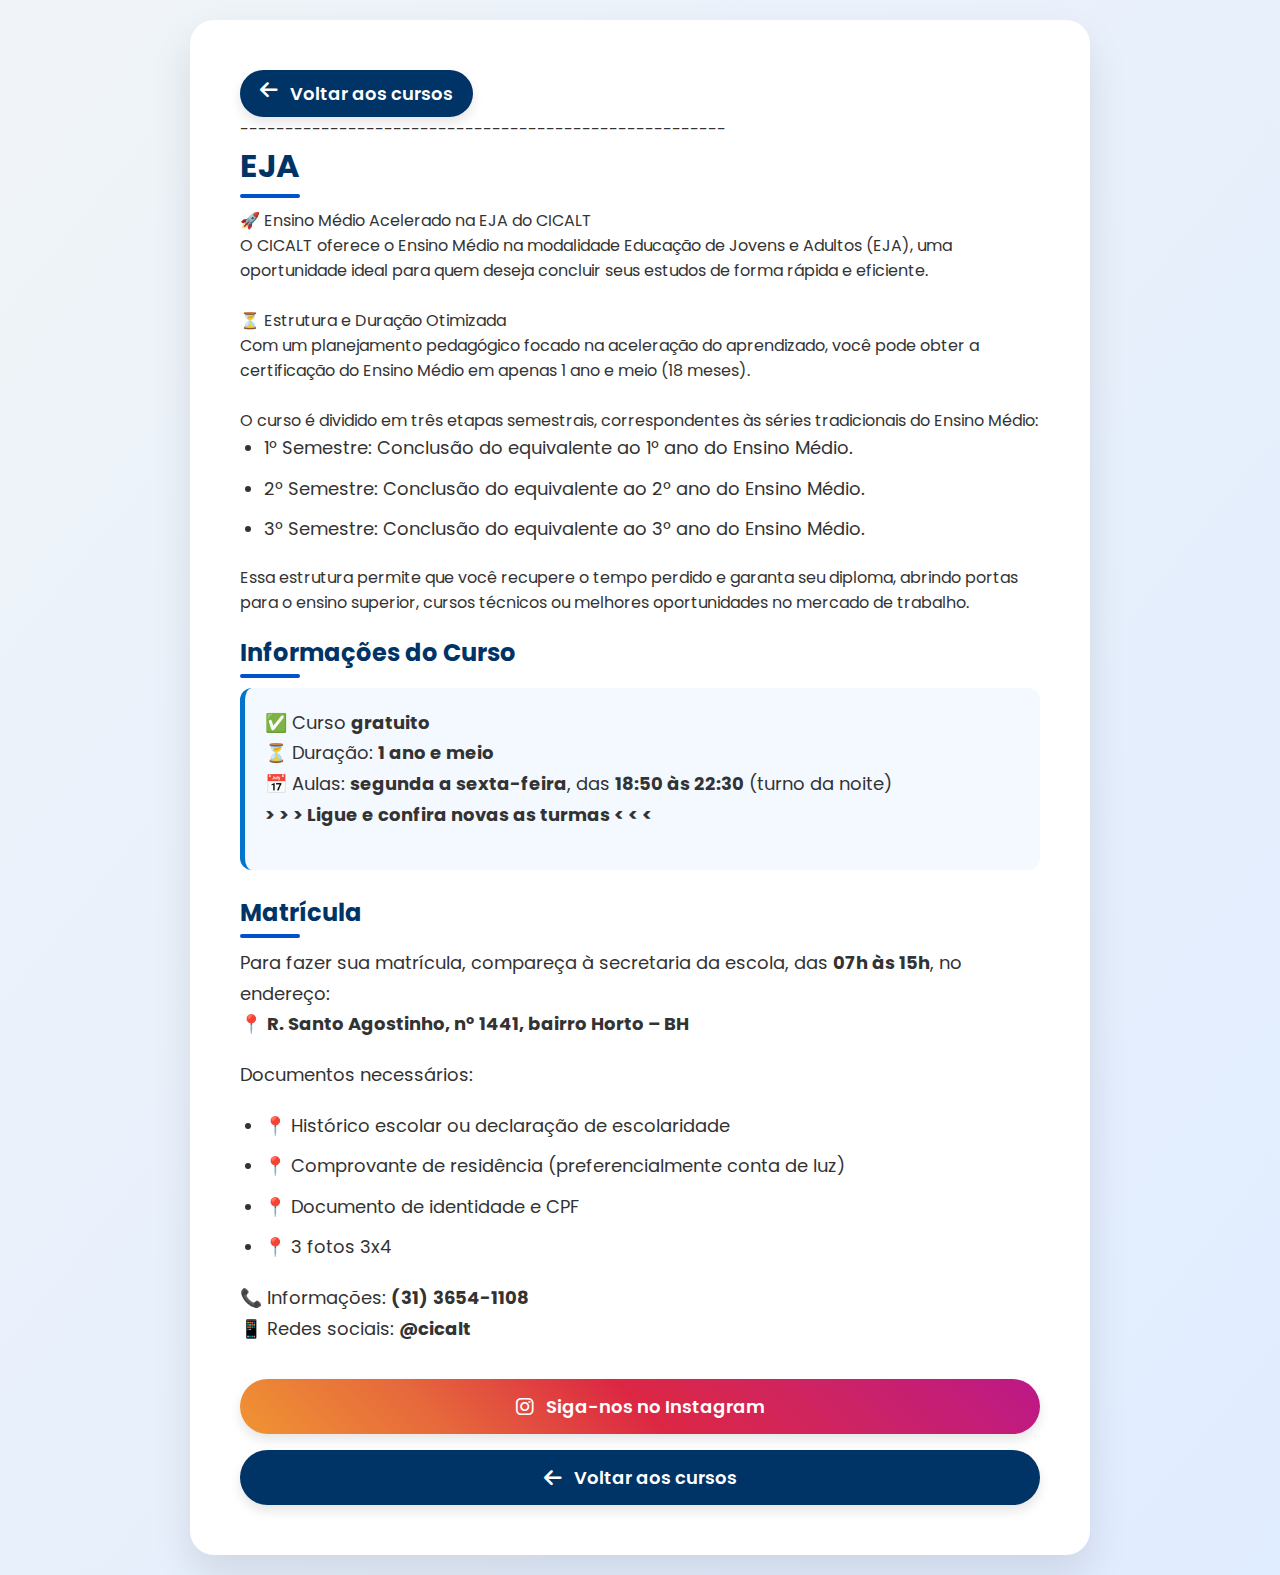
<file: curso6.html>
<!DOCTYPE html>
<html lang="pt-BR">
<head>
  <meta charset="UTF-8" />
  <meta name="viewport" content="width=device-width, initial-scale=1.0"/>
  <title>EJA - CICALT</title>
  <link rel="stylesheet" href="https://cdnjs.cloudflare.com/ajax/libs/font-awesome/6.4.0/css/all.min.css"/>
  <style>
    @import url('https://fonts.googleapis.com/css2?family=Poppins:wght@300;500;700&display=swap');

    * {
      margin: 0;
      padding: 0;
      box-sizing: border-box;
    }

    body {
      font-family: 'Poppins', sans-serif;
      background: linear-gradient(to bottom right, #f0f4f8, #e0ecff);
      color: #333;
      min-height: 100vh;
      display: flex;
      justify-content: center;
      align-items: center;
      padding: 20px;
    }

    .container {
      background: white;
      padding: 50px;
      border-radius: 24px;
      max-width: 900px;
      width: 100%;
      box-shadow: 0 20px 40px rgba(0, 0, 0, 0.1);
      animation: fadeInSlide 1s ease;
    }

    @keyframes fadeInSlide {
      from {
        opacity: 0;
        transform: translateY(40px);
      }
      to {
        opacity: 1;
        transform: translateY(0);
      }
    }

    h1, h2 {
      color: #003366;
      font-weight: 700;
      margin-bottom: 18px;
      position: relative;
    }

    h1::after, h2::after {
      content: '';
      width: 60px;
      height: 4px;
      background: #0052cc;
      position: absolute;
      bottom: -8px;
      left: 0;
      border-radius: 4px;
    }

    p, ul {
      font-size: 18px;
      line-height: 1.7;
      margin-bottom: 20px;
    }

    ul {
      padding-left: 24px;
    }

    ul li {
      margin-bottom: 10px;
    }

    .highlight-box {
      background: #f3f9ff;
      border-left: 5px solid #0077cc;
      padding: 20px;
      border-radius: 12px;
      margin-bottom: 25px;
    }

    .botoes {
      display: flex;
      flex-direction: column;
      gap: 16px;
      margin-top: 35px;
    }

    a.instagram-btn, a.btn-voltar {
      display: inline-flex;
      align-items: center;
      justify-content: center;
      gap: 12px;
      padding: 14px 28px;
      font-size: 18px;
      font-weight: 600;
      text-decoration: none;
      border-radius: 50px;
      transition: all 0.3s ease;
      box-shadow: 0 6px 12px rgba(0,0,0,0.1);
    }

    a.instagram-btn {
      background: linear-gradient(45deg, #f09433, #e6683c, #dc2743, #cc2366, #bc1888);
      color: white;
    }

    a.btn-voltar {
      background: #003366;
      color: white;
    }

    a.btn-voltar_cima {
      display: inline-flex;
      align-items: right;
      text-align: right;
      justify-content: center;
      gap: 12px;
      padding: 10px 20px;
      font-size: 18px;
      font-weight: 600;
      text-decoration: none;
      border-radius: 50px;
      transition: all 0.3s ease;
      box-shadow: 0 6px 12px rgba(0,0,0,0.1);
    }


    a.btn-voltar_cima {
      background: #003366;
      color: white;
    }

    a.instagram-btn:hover,
    a.btn-voltar:hover {
      transform: translateY(-2px);
      box-shadow: 0 10px 20px rgba(0,0,0,0.2);
    }

    a i {
      font-size: 20px;
    }

    @media (max-width: 768px) {
      .container {
        padding: 30px 20px;
      }

      h1 {
        font-size: 26px;
      }

      h2 {
        font-size: 22px;
      }

      p, ul {
        font-size: 16px;
      }

      a.instagram-btn, a.btn-voltar {
        font-size: 16px;
        padding: 12px 20px;
      }
    }
  </style>
</head>
<body>
  <div class="container">
    <a href="index.html" class="btn-voltar_cima">
      <i class="fas fa-arrow-left"></i> Voltar aos cursos
    </a>
    </br>
    ------------------------------------------------------
    <h1>EJA</h1>
      🚀 Ensino Médio Acelerado na EJA do CICALT</br>
      O CICALT oferece o Ensino Médio na modalidade Educação de Jovens e Adultos (EJA), uma oportunidade ideal para quem deseja concluir seus estudos de forma rápida e eficiente.</br></br>
      ⏳ Estrutura e Duração Otimizada</br>
      Com um planejamento pedagógico focado na aceleração do aprendizado, você pode obter a certificação do Ensino Médio em apenas 1 ano e meio (18 meses).</br></br>
      
      O curso é dividido em três etapas semestrais, correspondentes às séries tradicionais do Ensino Médio:</br>
      <ul>
        <li>1º Semestre: Conclusão do equivalente ao 1º ano do Ensino Médio.</li>
        
        <li>2º Semestre: Conclusão do equivalente ao 2º ano do Ensino Médio.</li>
        
        <li>3º Semestre: Conclusão do equivalente ao 3º ano do Ensino Médio.</li>
      </ul>
      Essa estrutura permite que você recupere o tempo perdido e garanta seu diploma, abrindo portas para o ensino superior, cursos técnicos ou melhores oportunidades no mercado de trabalho. 
    </p>

    <h2>Informações do Curso</h2>
    <div class="highlight-box">
      <p>
        ✅ Curso <strong>gratuito</strong><br>
        ⏳ Duração: <strong>1 ano e meio</strong><br>
        📅 Aulas: <strong>segunda a sexta-feira</strong>, das <strong>18:50 às 22:30</strong> (turno da noite)<br>
        <strong>> > > Ligue e confira novas as turmas < < <</strong>
      </p>
    </div>

    <h2>Matrícula</h2>
    <p>
      Para fazer sua matrícula, compareça à secretaria da escola, das <strong>07h às 15h</strong>, no endereço:<br>
      📍 <strong>R. Santo Agostinho, nº 1441, bairro Horto – BH</strong>
    </p>

    <p>Documentos necessários:</p>
    <ul>
      <li>📍 Histórico escolar ou declaração de escolaridade</li>
      <li>📍 Comprovante de residência (preferencialmente conta de luz)</li>
      <li>📍 Documento de identidade e CPF</li>
      <li>📍 3 fotos 3x4</li>
    </ul>

    <p>
      📞 Informações: <strong>(31) 3654-1108</strong><br>
      📱 Redes sociais: <strong>@cicalt</strong>
    </p>

    <div class="botoes">
      <a href="https://www.instagram.com/cicalt?igsh=Z3M5ZTk0cG5hZzlm" target="_blank" class="instagram-btn">
        <i class="fab fa-instagram"></i> Siga-nos no Instagram
      </a>
      <a href="index.html" class="btn-voltar">
        <i class="fas fa-arrow-left"></i> Voltar aos cursos
      </a>
    </div>
  </div>
</body>

</html>
</file>
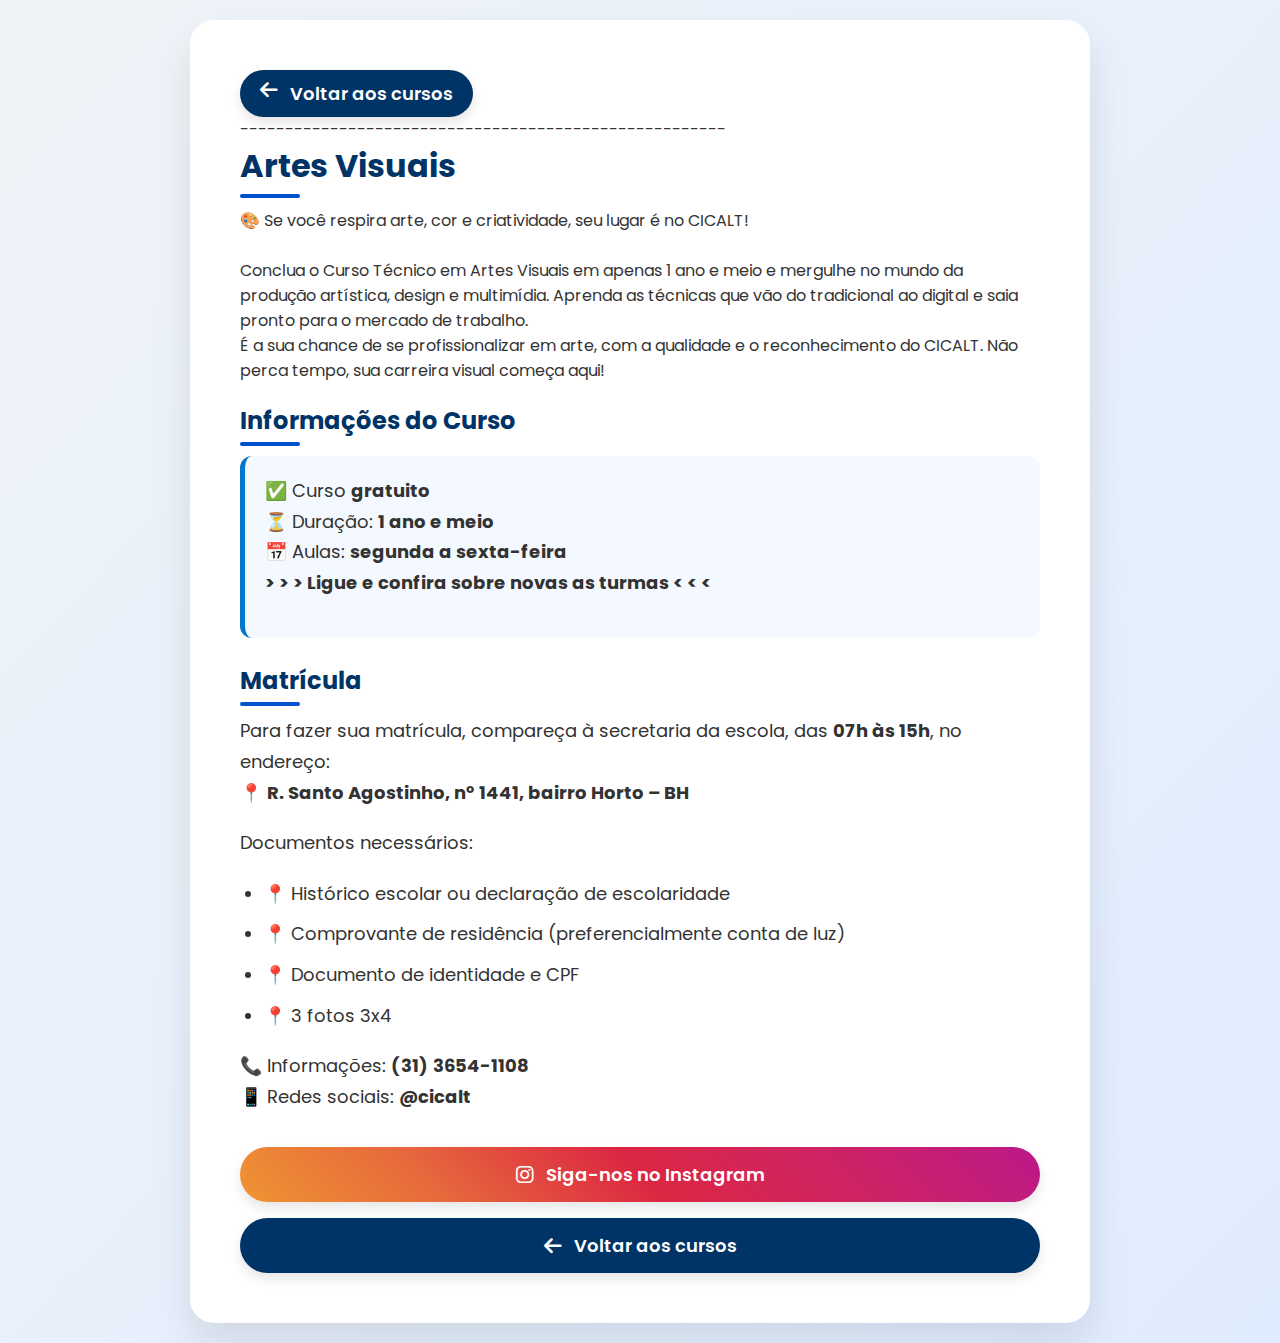
<file: curso7.html>
<!DOCTYPE html>
<html lang="pt-BR">
<head>
  <meta charset="UTF-8" />
  <meta name="viewport" content="width=device-width, initial-scale=1.0"/>
  <title>Artes Visuais - CICALT</title>
  <link rel="stylesheet" href="https://cdnjs.cloudflare.com/ajax/libs/font-awesome/6.4.0/css/all.min.css"/>
  <style>
    @import url('https://fonts.googleapis.com/css2?family=Poppins:wght@300;500;700&display=swap');

    * {
      margin: 0;
      padding: 0;
      box-sizing: border-box;
    }

    body {
      font-family: 'Poppins', sans-serif;
      background: linear-gradient(to bottom right, #f0f4f8, #e0ecff);
      color: #333;
      min-height: 100vh;
      display: flex;
      justify-content: center;
      align-items: center;
      padding: 20px;
    }

    .container {
      background: white;
      padding: 50px;
      border-radius: 24px;
      max-width: 900px;
      width: 100%;
      box-shadow: 0 20px 40px rgba(0, 0, 0, 0.1);
      animation: fadeInSlide 1s ease;
    }

    @keyframes fadeInSlide {
      from {
        opacity: 0;
        transform: translateY(40px);
      }
      to {
        opacity: 1;
        transform: translateY(0);
      }
    }

    h1, h2 {
      color: #003366;
      font-weight: 700;
      margin-bottom: 18px;
      position: relative;
    }

    h1::after, h2::after {
      content: '';
      width: 60px;
      height: 4px;
      background: #0052cc;
      position: absolute;
      bottom: -8px;
      left: 0;
      border-radius: 4px;
    }

    p, ul {
      font-size: 18px;
      line-height: 1.7;
      margin-bottom: 20px;
    }

    ul {
      padding-left: 24px;
    }

    ul li {
      margin-bottom: 10px;
    }

    .highlight-box {
      background: #f3f9ff;
      border-left: 5px solid #0077cc;
      padding: 20px;
      border-radius: 12px;
      margin-bottom: 25px;
    }

    .botoes {
      display: flex;
      flex-direction: column;
      gap: 16px;
      margin-top: 35px;
    }

    a.instagram-btn, a.btn-voltar {
      display: inline-flex;
      align-items: center;
      justify-content: center;
      gap: 12px;
      padding: 14px 28px;
      font-size: 18px;
      font-weight: 600;
      text-decoration: none;
      border-radius: 50px;
      transition: all 0.3s ease;
      box-shadow: 0 6px 12px rgba(0,0,0,0.1);
    }

    a.instagram-btn {
      background: linear-gradient(45deg, #f09433, #e6683c, #dc2743, #cc2366, #bc1888);
      color: white;
    }

    a.btn-voltar {
      background: #003366;
      color: white;
    }

    a.btn-voltar_cima {
      display: inline-flex;
      align-items: right;
      text-align: right;
      justify-content: center;
      gap: 12px;
      padding: 10px 20px;
      font-size: 18px;
      font-weight: 600;
      text-decoration: none;
      border-radius: 50px;
      transition: all 0.3s ease;
      box-shadow: 0 6px 12px rgba(0,0,0,0.1);
    }


    a.btn-voltar_cima {
      background: #003366;
      color: white;
    }

    a.instagram-btn:hover,
    a.btn-voltar:hover {
      transform: translateY(-2px);
      box-shadow: 0 10px 20px rgba(0,0,0,0.2);
    }

    a i {
      font-size: 20px;
    }

    @media (max-width: 768px) {
      .container {
        padding: 30px 20px;
      }

      h1 {
        font-size: 26px;
      }

      h2 {
        font-size: 22px;
      }

      p, ul {
        font-size: 16px;
      }

      a.instagram-btn, a.btn-voltar {
        font-size: 16px;
        padding: 12px 20px;
      }
    }
  </style>
</head>
<body>
  <div class="container">
    <a href="index.html" class="btn-voltar_cima">
      <i class="fas fa-arrow-left"></i> Voltar aos cursos
    </a>
    </br>
    ------------------------------------------------------
    <h1>Artes Visuais</h1>
    🎨 Se você respira arte, cor e criatividade, seu lugar é no CICALT!<br><br>

    Conclua o Curso Técnico em Artes Visuais em apenas 1 ano e meio e mergulhe no mundo da produção artística, design e multimídia. Aprenda as técnicas que vão do tradicional ao digital e saia pronto para o mercado de trabalho.<br>
    
    É a sua chance de se profissionalizar em arte, com a qualidade e o reconhecimento do CICALT. Não perca tempo, sua carreira visual começa aqui!<br>
    </p>

    <h2>Informações do Curso</h2>
    <div class="highlight-box">
      <p>
        ✅ Curso <strong>gratuito</strong><br>
        ⏳ Duração: <strong>1 ano e meio</strong><br>
        📅 Aulas: <strong>segunda a sexta-feira</strong><br>
        <strong>> > > Ligue e confira sobre novas as turmas < < <</strong>
      </p>
    </div>

    <h2>Matrícula</h2>
    <p>
      Para fazer sua matrícula, compareça à secretaria da escola, das <strong>07h às 15h</strong>, no endereço:<br>
      📍 <strong>R. Santo Agostinho, nº 1441, bairro Horto – BH</strong>
    </p>

    <p>Documentos necessários:</p>
    <ul>
      <li>📍 Histórico escolar ou declaração de escolaridade</li>
      <li>📍 Comprovante de residência (preferencialmente conta de luz)</li>
      <li>📍 Documento de identidade e CPF</li>
      <li>📍 3 fotos 3x4</li>
    </ul>

    <p>
      📞 Informações: <strong>(31) 3654-1108</strong><br>
      📱 Redes sociais: <strong>@cicalt</strong>
    </p>

    <div class="botoes">
      <a href="https://www.instagram.com/cicalt?igsh=Z3M5ZTk0cG5hZzlm" target="_blank" class="instagram-btn">
        <i class="fab fa-instagram"></i> Siga-nos no Instagram
      </a>
      <a href="index.html" class="btn-voltar">
        <i class="fas fa-arrow-left"></i> Voltar aos cursos
      </a>
    </div>
  </div>
</body>

</html>
</file>
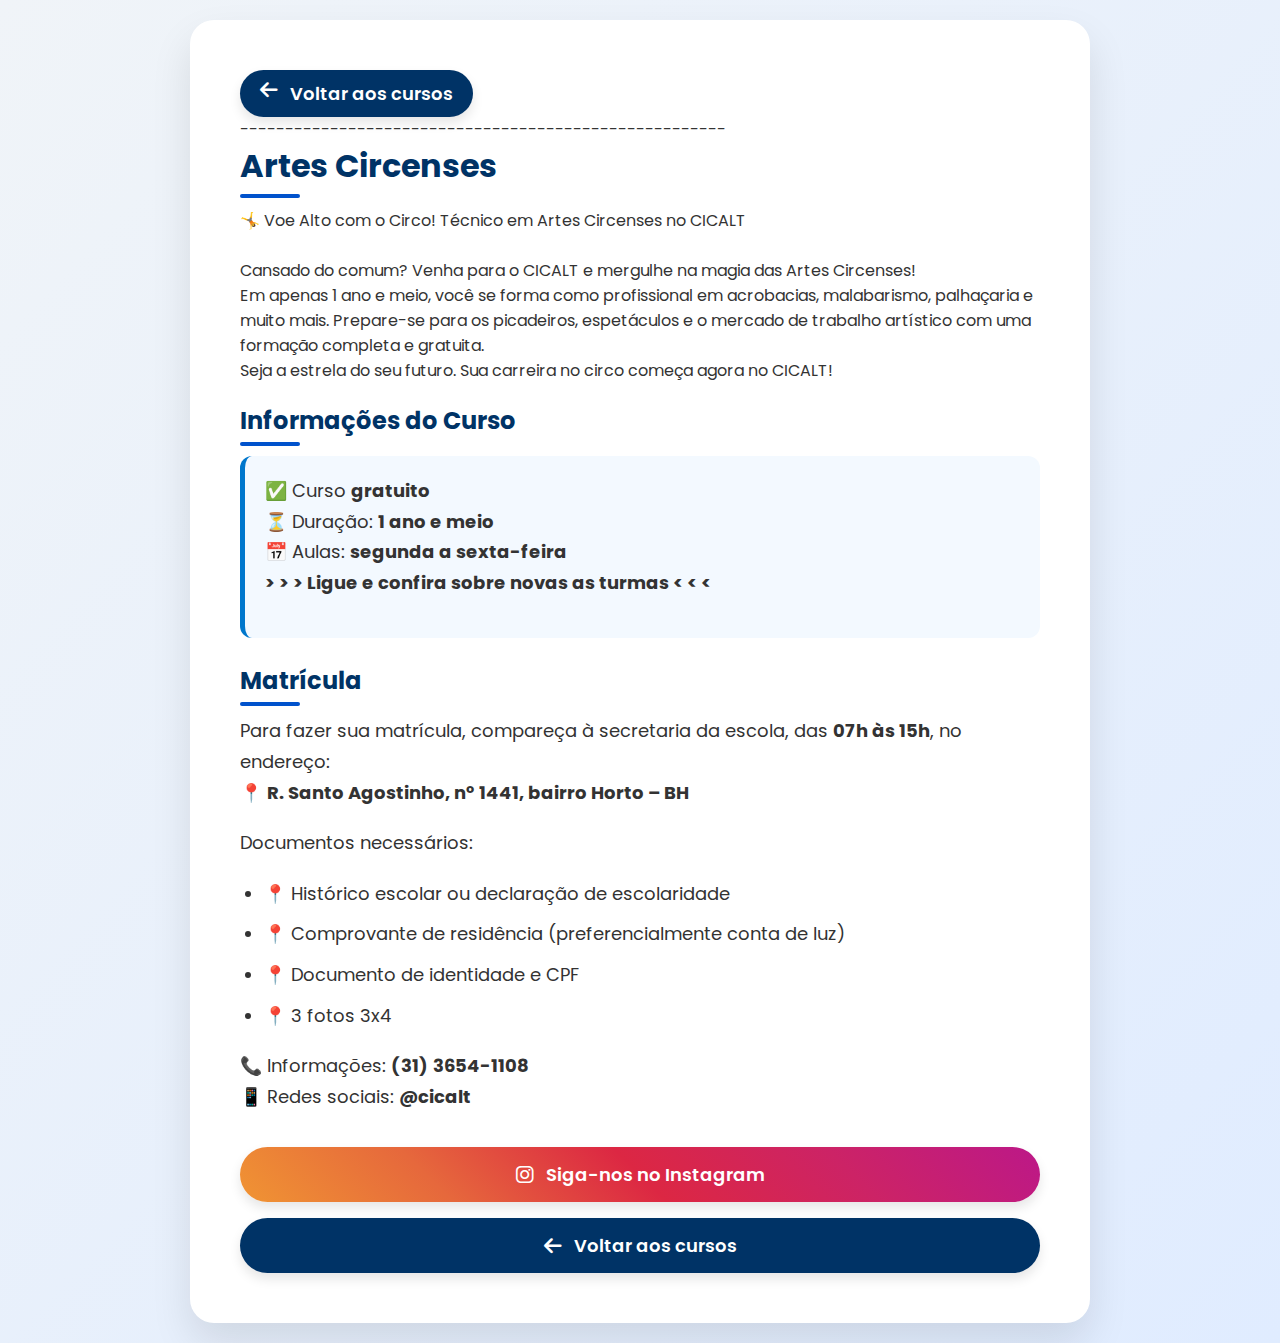
<file: curso8.html>
<!DOCTYPE html>
<html lang="pt-BR">
<head>
  <meta charset="UTF-8" />
  <meta name="viewport" content="width=device-width, initial-scale=1.0"/>
  <title>Artes Circenses - CICALT</title>
  <link rel="stylesheet" href="https://cdnjs.cloudflare.com/ajax/libs/font-awesome/6.4.0/css/all.min.css"/>
  <style>
    @import url('https://fonts.googleapis.com/css2?family=Poppins:wght@300;500;700&display=swap');

    * {
      margin: 0;
      padding: 0;
      box-sizing: border-box;
    }

    body {
      font-family: 'Poppins', sans-serif;
      background: linear-gradient(to bottom right, #f0f4f8, #e0ecff);
      color: #333;
      min-height: 100vh;
      display: flex;
      justify-content: center;
      align-items: center;
      padding: 20px;
    }

    .container {
      background: white;
      padding: 50px;
      border-radius: 24px;
      max-width: 900px;
      width: 100%;
      box-shadow: 0 20px 40px rgba(0, 0, 0, 0.1);
      animation: fadeInSlide 1s ease;
    }

    @keyframes fadeInSlide {
      from {
        opacity: 0;
        transform: translateY(40px);
      }
      to {
        opacity: 1;
        transform: translateY(0);
      }
    }

    h1, h2 {
      color: #003366;
      font-weight: 700;
      margin-bottom: 18px;
      position: relative;
    }

    h1::after, h2::after {
      content: '';
      width: 60px;
      height: 4px;
      background: #0052cc;
      position: absolute;
      bottom: -8px;
      left: 0;
      border-radius: 4px;
    }

    p, ul {
      font-size: 18px;
      line-height: 1.7;
      margin-bottom: 20px;
    }

    ul {
      padding-left: 24px;
    }

    ul li {
      margin-bottom: 10px;
    }

    .highlight-box {
      background: #f3f9ff;
      border-left: 5px solid #0077cc;
      padding: 20px;
      border-radius: 12px;
      margin-bottom: 25px;
    }

    .botoes {
      display: flex;
      flex-direction: column;
      gap: 16px;
      margin-top: 35px;
    }

    a.instagram-btn, a.btn-voltar {
      display: inline-flex;
      align-items: center;
      justify-content: center;
      gap: 12px;
      padding: 14px 28px;
      font-size: 18px;
      font-weight: 600;
      text-decoration: none;
      border-radius: 50px;
      transition: all 0.3s ease;
      box-shadow: 0 6px 12px rgba(0,0,0,0.1);
    }

    a.instagram-btn {
      background: linear-gradient(45deg, #f09433, #e6683c, #dc2743, #cc2366, #bc1888);
      color: white;
    }

    a.btn-voltar {
      background: #003366;
      color: white;
    }

    a.btn-voltar_cima {
      display: inline-flex;
      align-items: right;
      text-align: right;
      justify-content: center;
      gap: 12px;
      padding: 10px 20px;
      font-size: 18px;
      font-weight: 600;
      text-decoration: none;
      border-radius: 50px;
      transition: all 0.3s ease;
      box-shadow: 0 6px 12px rgba(0,0,0,0.1);
    }


    a.btn-voltar_cima {
      background: #003366;
      color: white;
    }

    a.instagram-btn:hover,
    a.btn-voltar:hover {
      transform: translateY(-2px);
      box-shadow: 0 10px 20px rgba(0,0,0,0.2);
    }

    a i {
      font-size: 20px;
    }

    @media (max-width: 768px) {
      .container {
        padding: 30px 20px;
      }

      h1 {
        font-size: 26px;
      }

      h2 {
        font-size: 22px;
      }

      p, ul {
        font-size: 16px;
      }

      a.instagram-btn, a.btn-voltar {
        font-size: 16px;
        padding: 12px 20px;
      }
    }
  </style>
</head>
<body>
  <div class="container">
    <a href="index.html" class="btn-voltar_cima">
      <i class="fas fa-arrow-left"></i> Voltar aos cursos
    </a>
    </br>
    ------------------------------------------------------
    <h1>Artes Circenses</h1>
    🤸 Voe Alto com o Circo! Técnico em Artes Circenses no CICALT<br><br>
    
    Cansado do comum? Venha para o CICALT e mergulhe na magia das Artes Circenses!<br>
    
    Em apenas 1 ano e meio, você se forma como profissional em acrobacias, malabarismo, palhaçaria e muito mais. Prepare-se para os picadeiros, espetáculos e o mercado de trabalho artístico com uma formação completa e gratuita.<br>
    
    Seja a estrela do seu futuro. Sua carreira no circo começa agora no CICALT!
    </p>

    <h2>Informações do Curso</h2>
    <div class="highlight-box">
      <p>
        ✅ Curso <strong>gratuito</strong><br>
        ⏳ Duração: <strong>1 ano e meio</strong><br>
        📅 Aulas: <strong>segunda a sexta-feira</strong><br>
        <strong>> > > Ligue e confira sobre novas as turmas < < < </strong>
      </p>
    </div>

    <h2>Matrícula</h2>
    <p>
      Para fazer sua matrícula, compareça à secretaria da escola, das <strong>07h às 15h</strong>, no endereço:<br>
      📍 <strong>R. Santo Agostinho, nº 1441, bairro Horto – BH</strong>
    </p>

    <p>Documentos necessários:</p>
    <ul>
      <li>📍 Histórico escolar ou declaração de escolaridade</li>
      <li>📍 Comprovante de residência (preferencialmente conta de luz)</li>
      <li>📍 Documento de identidade e CPF</li>
      <li>📍 3 fotos 3x4</li>
    </ul>

    <p>
      📞 Informações: <strong>(31) 3654-1108</strong><br>
      📱 Redes sociais: <strong>@cicalt</strong>
    </p>

    <div class="botoes">
      <a href="https://www.instagram.com/cicalt?igsh=Z3M5ZTk0cG5hZzlm" target="_blank" class="instagram-btn">
        <i class="fab fa-instagram"></i> Siga-nos no Instagram
      </a>
      <a href="index.html" class="btn-voltar">
        <i class="fas fa-arrow-left"></i> Voltar aos cursos
      </a>
    </div>
  </div>
</body>

</html>
</file>
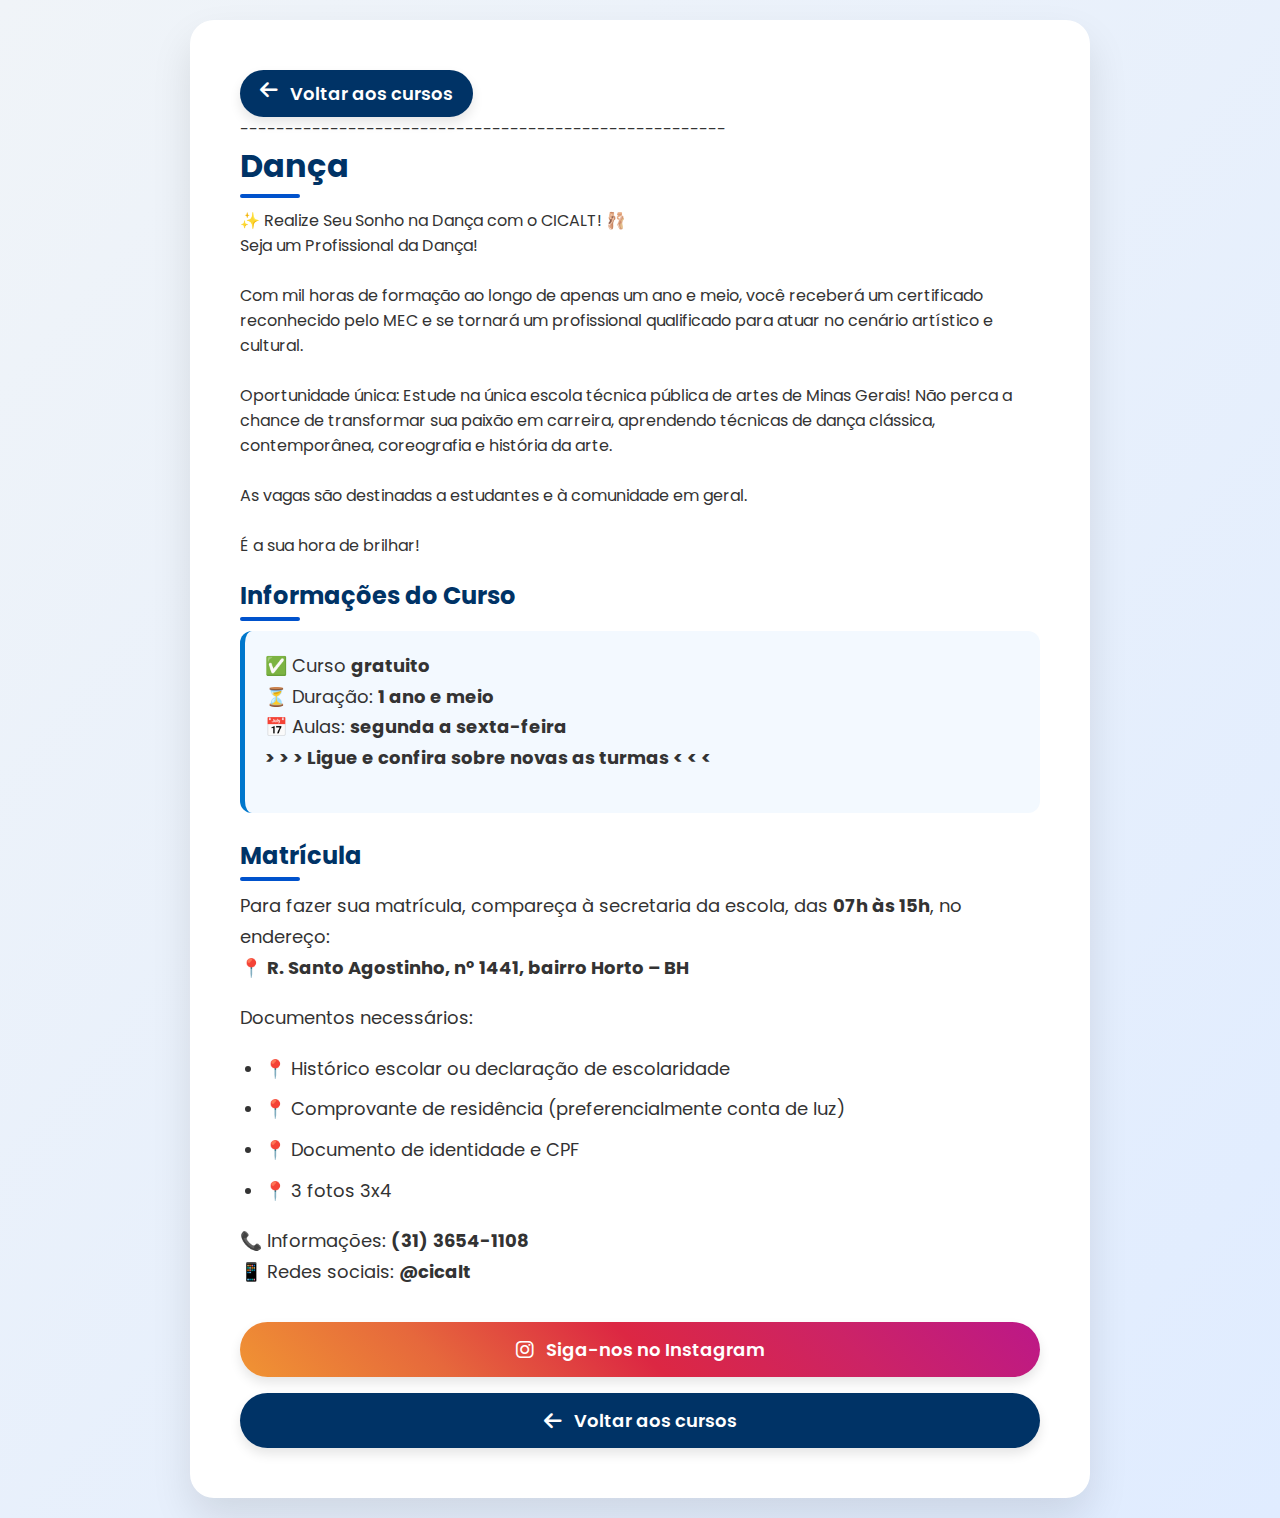
<file: curso9.html>
<!DOCTYPE html>
<html lang="pt-BR">
<head>
  <meta charset="UTF-8" />
  <meta name="viewport" content="width=device-width, initial-scale=1.0"/>
  <title>Dança - CICALT</title>
  <link rel="stylesheet" href="https://cdnjs.cloudflare.com/ajax/libs/font-awesome/6.4.0/css/all.min.css"/>
  <style>
    @import url('https://fonts.googleapis.com/css2?family=Poppins:wght@300;500;700&display=swap');

    * {
      margin: 0;
      padding: 0;
      box-sizing: border-box;
    }

    body {
      font-family: 'Poppins', sans-serif;
      background: linear-gradient(to bottom right, #f0f4f8, #e0ecff);
      color: #333;
      min-height: 100vh;
      display: flex;
      justify-content: center;
      align-items: center;
      padding: 20px;
    }

    .container {
      background: white;
      padding: 50px;
      border-radius: 24px;
      max-width: 900px;
      width: 100%;
      box-shadow: 0 20px 40px rgba(0, 0, 0, 0.1);
      animation: fadeInSlide 1s ease;
    }

    @keyframes fadeInSlide {
      from {
        opacity: 0;
        transform: translateY(40px);
      }
      to {
        opacity: 1;
        transform: translateY(0);
      }
    }

    h1, h2 {
      color: #003366;
      font-weight: 700;
      margin-bottom: 18px;
      position: relative;
    }

    h1::after, h2::after {
      content: '';
      width: 60px;
      height: 4px;
      background: #0052cc;
      position: absolute;
      bottom: -8px;
      left: 0;
      border-radius: 4px;
    }

    p, ul {
      font-size: 18px;
      line-height: 1.7;
      margin-bottom: 20px;
    }

    ul {
      padding-left: 24px;
    }

    ul li {
      margin-bottom: 10px;
    }

    .highlight-box {
      background: #f3f9ff;
      border-left: 5px solid #0077cc;
      padding: 20px;
      border-radius: 12px;
      margin-bottom: 25px;
    }

    .botoes {
      display: flex;
      flex-direction: column;
      gap: 16px;
      margin-top: 35px;
    }

    a.instagram-btn, a.btn-voltar {
      display: inline-flex;
      align-items: center;
      justify-content: center;
      gap: 12px;
      padding: 14px 28px;
      font-size: 18px;
      font-weight: 600;
      text-decoration: none;
      border-radius: 50px;
      transition: all 0.3s ease;
      box-shadow: 0 6px 12px rgba(0,0,0,0.1);
    }

    a.instagram-btn {
      background: linear-gradient(45deg, #f09433, #e6683c, #dc2743, #cc2366, #bc1888);
      color: white;
    }

    a.btn-voltar {
      background: #003366;
      color: white;
    }

    a.btn-voltar_cima {
      display: inline-flex;
      align-items: right;
      text-align: right;
      justify-content: center;
      gap: 12px;
      padding: 10px 20px;
      font-size: 18px;
      font-weight: 600;
      text-decoration: none;
      border-radius: 50px;
      transition: all 0.3s ease;
      box-shadow: 0 6px 12px rgba(0,0,0,0.1);
    }


    a.btn-voltar_cima {
      background: #003366;
      color: white;
    }

    a.instagram-btn:hover,
    a.btn-voltar:hover {
      transform: translateY(-2px);
      box-shadow: 0 10px 20px rgba(0,0,0,0.2);
    }

    a i {
      font-size: 20px;
    }

    @media (max-width: 768px) {
      .container {
        padding: 30px 20px;
      }

      h1 {
        font-size: 26px;
      }

      h2 {
        font-size: 22px;
      }

      p, ul {
        font-size: 16px;
      }

      a.instagram-btn, a.btn-voltar {
        font-size: 16px;
        padding: 12px 20px;
      }
    }
  </style>
</head>
<body>
  <div class="container">
    <a href="index.html" class="btn-voltar_cima">
      <i class="fas fa-arrow-left"></i> Voltar aos cursos
    </a>
    </br>
    ------------------------------------------------------
    <h1>Dança</h1>
    ✨ Realize Seu Sonho na Dança com o CICALT! 🩰<br>
    Seja um Profissional da Dança!<br><br>
    
    Com mil horas de formação ao longo de apenas um ano e meio, você receberá um certificado reconhecido pelo MEC e se tornará um profissional qualificado para atuar no cenário artístico e cultural.<br><br>
    Oportunidade única: Estude na única escola técnica pública de artes de Minas Gerais! Não perca a chance de transformar sua paixão em carreira, aprendendo técnicas de dança clássica, contemporânea, coreografia e história da arte.<br>
    <br>
    As vagas são destinadas a estudantes e à comunidade em geral.<br><br>

    É a sua hora de brilhar!
    </p>

    <h2>Informações do Curso</h2>
    <div class="highlight-box">
      <p>
        ✅ Curso <strong>gratuito</strong><br>
        ⏳ Duração: <strong>1 ano e meio</strong><br>
        📅 Aulas: <strong>segunda a sexta-feira</strong><br>
        <strong>> > > Ligue e confira sobre novas as turmas < < < </strong>
      </p>
    </div>

    <h2>Matrícula</h2>
    <p>
      Para fazer sua matrícula, compareça à secretaria da escola, das <strong>07h às 15h</strong>, no endereço:<br>
      📍 <strong>R. Santo Agostinho, nº 1441, bairro Horto – BH</strong>
    </p>

    <p>Documentos necessários:</p>
    <ul>
      <li>📍 Histórico escolar ou declaração de escolaridade</li>
      <li>📍 Comprovante de residência (preferencialmente conta de luz)</li>
      <li>📍 Documento de identidade e CPF</li>
      <li>📍 3 fotos 3x4</li>
    </ul>

    <p>
      📞 Informações: <strong>(31) 3654-1108</strong><br>
      📱 Redes sociais: <strong>@cicalt</strong>
    </p>

    <div class="botoes">
      <a href="https://www.instagram.com/cicalt?igsh=Z3M5ZTk0cG5hZzlm" target="_blank" class="instagram-btn">
        <i class="fab fa-instagram"></i> Siga-nos no Instagram
      </a>
      <a href="index.html" class="btn-voltar">
        <i class="fas fa-arrow-left"></i> Voltar aos cursos
      </a>
    </div>
  </div>
</body>


</html>
</file>
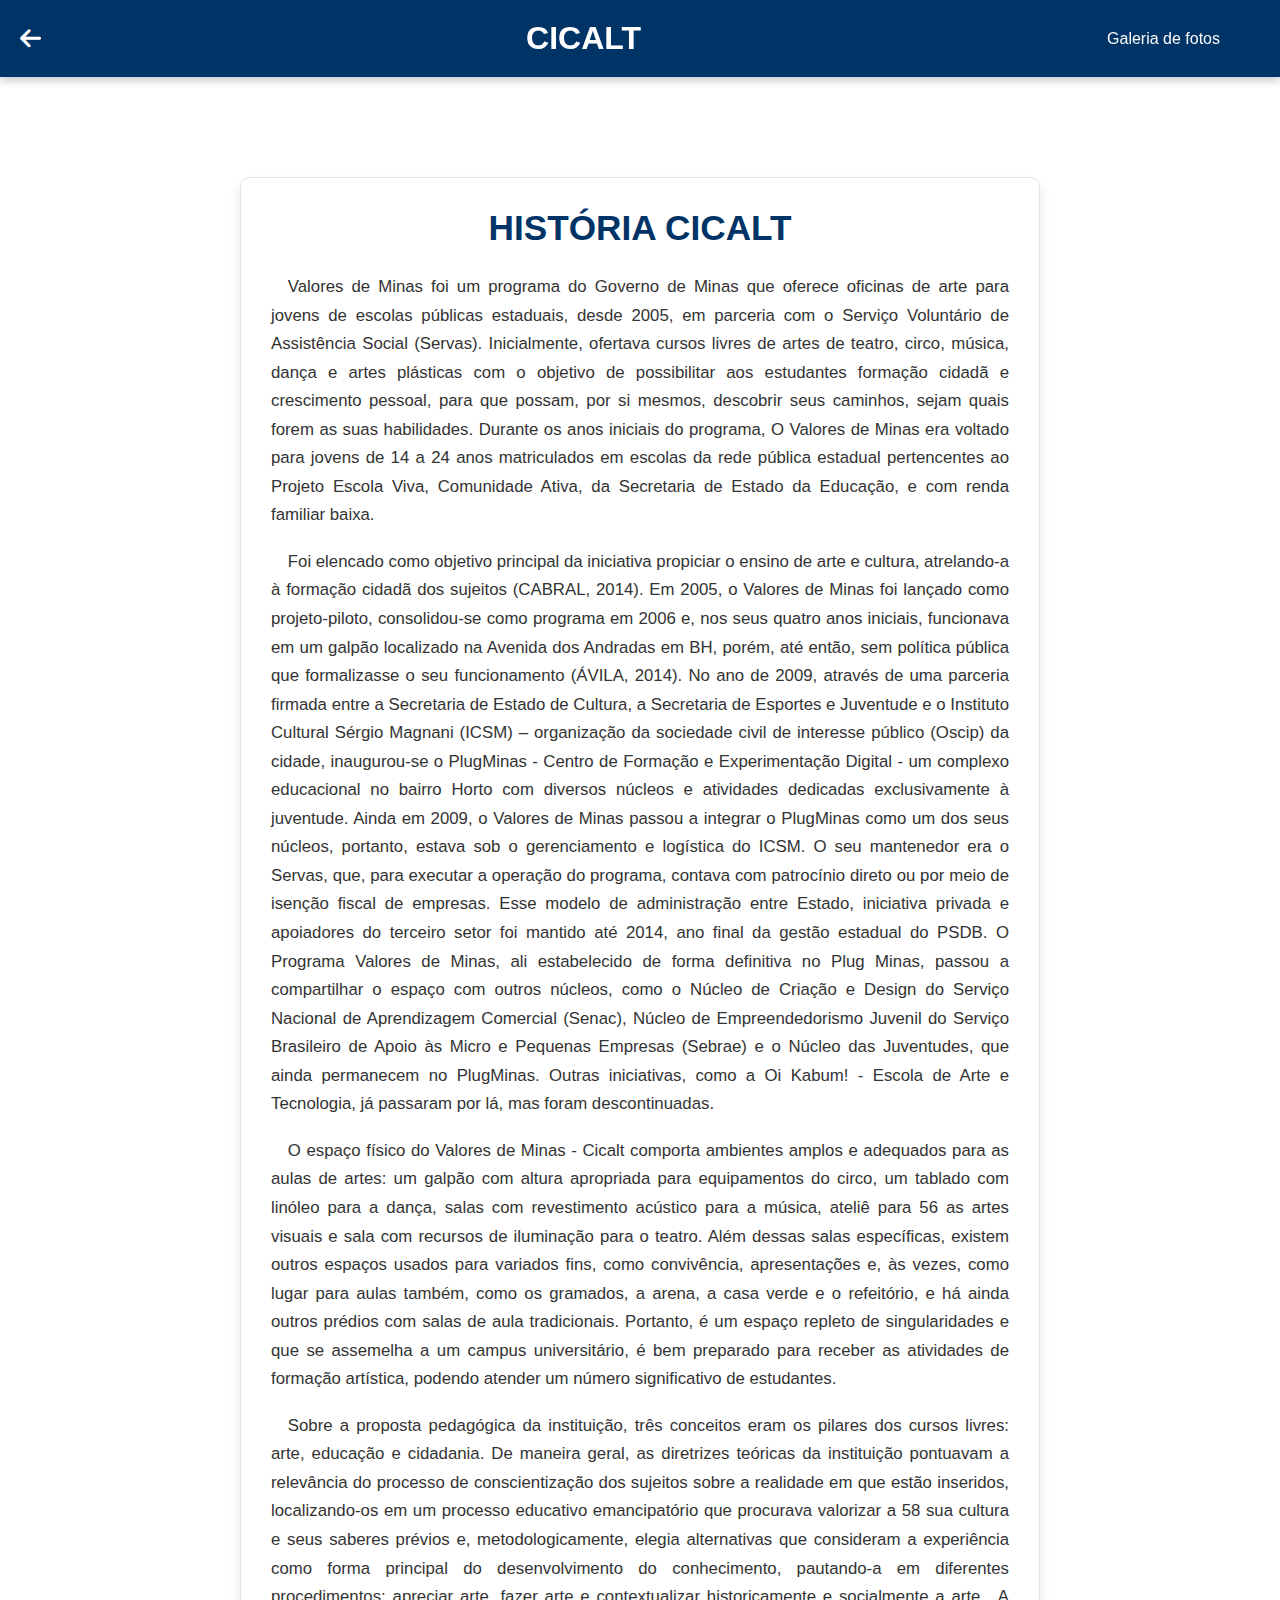
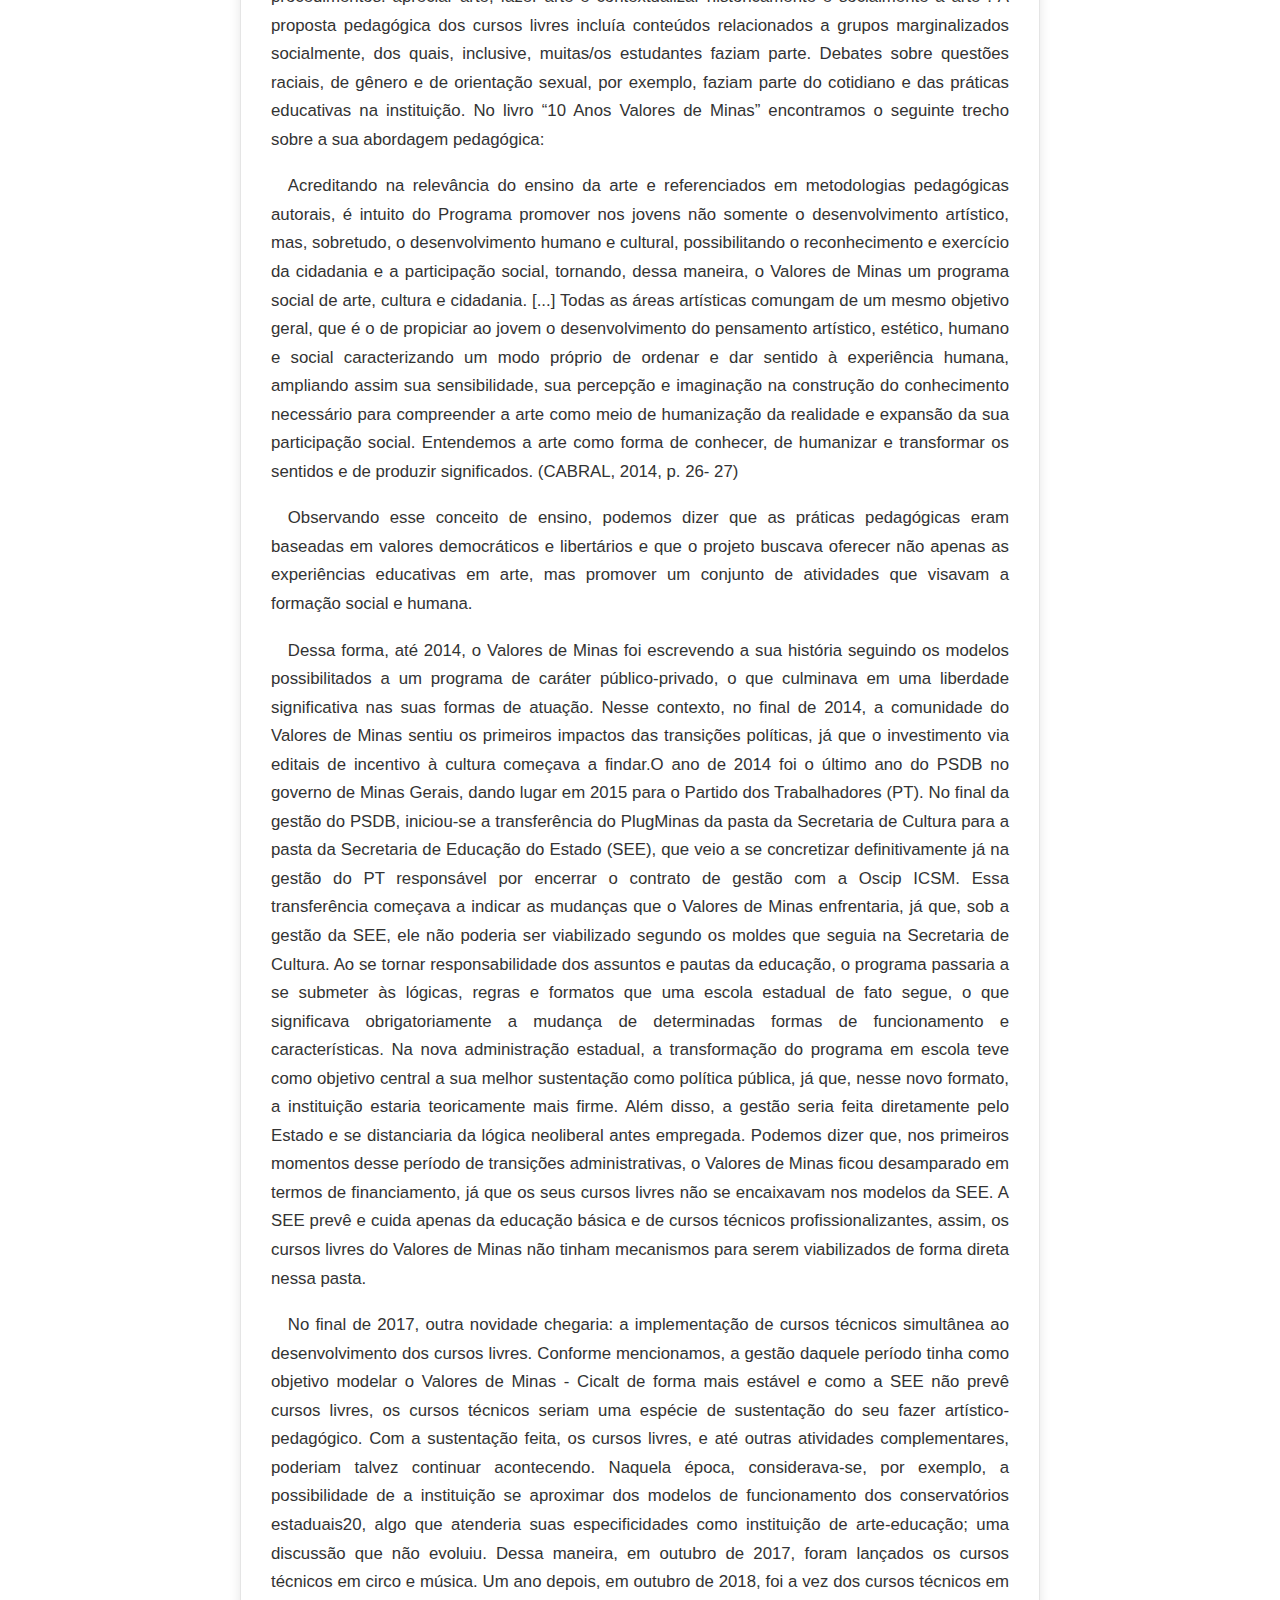
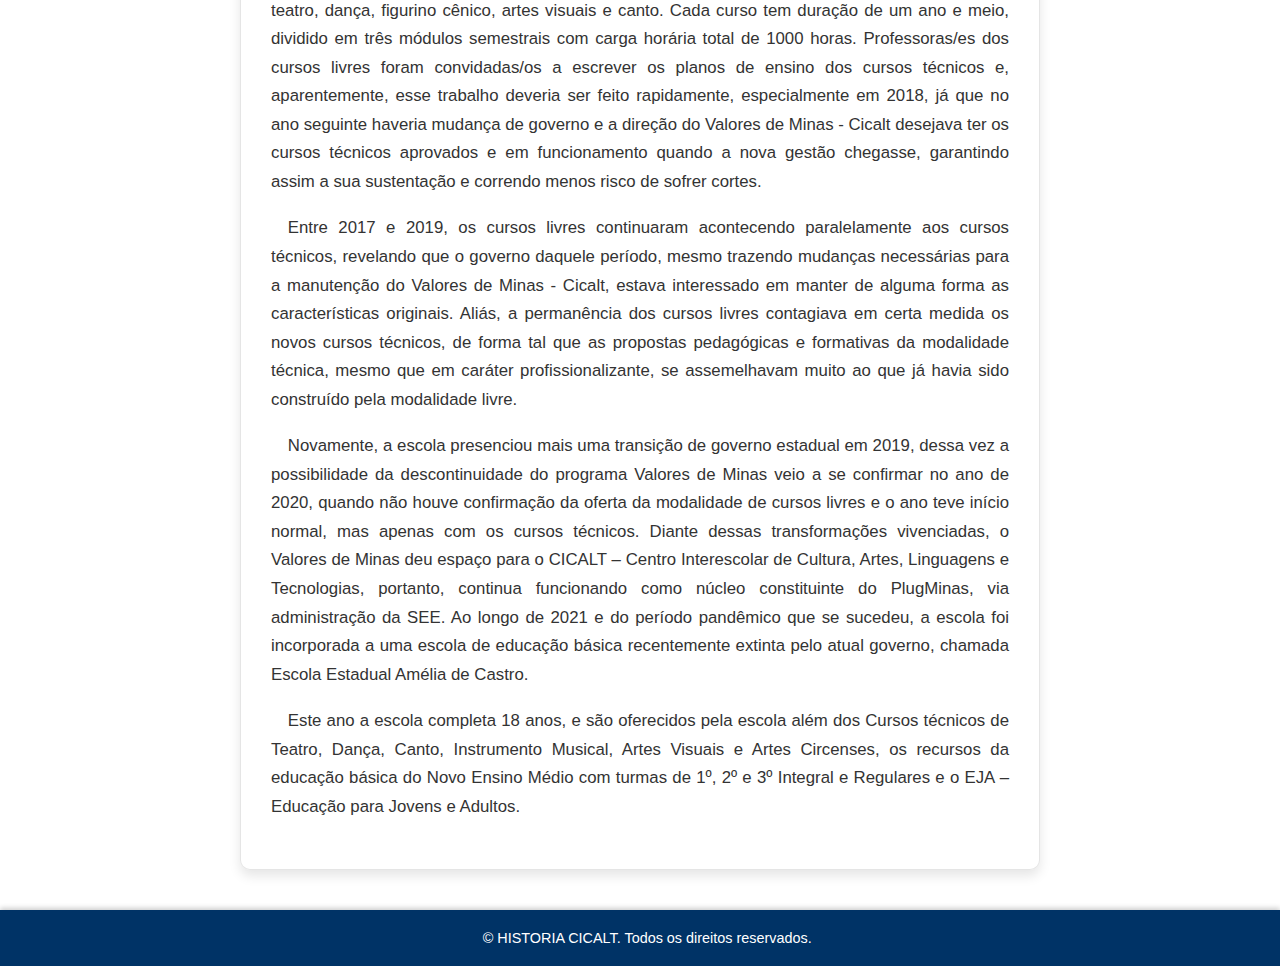
<file: historia.html>
<!DOCTYPE html>
<html lang="pt-br">
<head>
    <meta charset="UTF-8">
    <meta name="viewport" content="width=device-width, initial-scale=1.0">
    <title>meu cicalt</title>
    <link rel="stylesheet" href="historia.css">
    <link rel="stylesheet" href="https://cdnjs.cloudflare.com/ajax/libs/font-awesome/6.4.0/css/all.min.css">
</head>
<body>
   <header>
    <div class="container">
        <h1>CICALT</h1>
        <nav>
       <a href="https://fotoscicalt.blogspot.com/?view=flipcard" target="_blank">Galeria de fotos</a>
        </nav>
    </div>
    <div class="voltar">
    <a href="index.html" class="btn-voltar">
        <i class="fas fa-arrow-left"></i>
    </a>
    </div>
</header>
    <div class="quadro-transparente">
        <h1>HISTÓRIA CICALT</h1>
    <p>Valores de Minas foi um programa do Governo de Minas que oferece oficinas de arte
para jovens de escolas públicas estaduais, desde 2005, em parceria com o Serviço
Voluntário de Assistência Social (Servas). Inicialmente, ofertava cursos livres de artes
de teatro, circo, música, dança e artes plásticas com o objetivo de possibilitar aos
estudantes formação cidadã e crescimento pessoal, para que possam, por si mesmos,
descobrir seus caminhos, sejam quais forem as suas habilidades. Durante os anos
iniciais do programa, O Valores de Minas era voltado para jovens de 14 a 24 anos
matriculados em escolas da rede pública estadual pertencentes ao Projeto Escola Viva,
Comunidade Ativa, da Secretaria de Estado da Educação, e com renda familiar baixa.</p>
    <p>Foi elencado como objetivo principal da iniciativa propiciar o ensino de arte e cultura,
atrelando-a à formação cidadã dos sujeitos (CABRAL, 2014). Em 2005, o Valores de
Minas foi lançado como projeto-piloto, consolidou-se como programa em 2006 e, nos
seus quatro anos iniciais, funcionava em um galpão localizado na Avenida dos
Andradas em BH, porém, até então, sem política pública que formalizasse o seu
funcionamento (ÁVILA, 2014). No ano de 2009, através de uma parceria firmada entre
a Secretaria de Estado de Cultura, a Secretaria de Esportes e Juventude e o Instituto
Cultural Sérgio Magnani (ICSM) – organização da sociedade civil de interesse público
(Oscip) da cidade, inaugurou-se o PlugMinas - Centro de Formação e Experimentação
Digital - um complexo educacional no bairro Horto com diversos núcleos e atividades
dedicadas exclusivamente à juventude. Ainda em 2009, o Valores de Minas passou a
integrar o PlugMinas como um dos seus núcleos, portanto, estava sob o gerenciamento e
logística do ICSM. O seu mantenedor era o Servas, que, para executar a operação do
programa, contava com patrocínio direto ou por meio de isenção fiscal de empresas.
Esse modelo de administração entre Estado, iniciativa privada e apoiadores do terceiro
setor foi mantido até 2014, ano final da gestão estadual do PSDB. O Programa Valores
de Minas, ali estabelecido de forma definitiva no Plug Minas, passou a compartilhar o
espaço com outros núcleos, como o Núcleo de Criação e Design do Serviço Nacional de
Aprendizagem Comercial (Senac), Núcleo de Empreendedorismo Juvenil do Serviço
Brasileiro de Apoio às Micro e Pequenas Empresas (Sebrae) e o Núcleo das Juventudes,
que ainda permanecem no PlugMinas. Outras iniciativas, como a Oi Kabum! - Escola
de Arte e Tecnologia, já passaram por lá, mas foram descontinuadas.</p>
  <p>O espaço físico do Valores de Minas - Cicalt comporta ambientes amplos e adequados
para as aulas de artes: um galpão com altura apropriada para equipamentos do circo, um
tablado com linóleo para a dança, salas com revestimento acústico para a música, ateliê
para 56 as artes visuais e sala com recursos de iluminação para o teatro. Além dessas
salas específicas, existem outros espaços usados para variados fins, como convivência,
apresentações e, às vezes, como lugar para aulas também, como os gramados, a arena, a
casa verde e o refeitório, e há ainda outros prédios com salas de aula tradicionais.
Portanto, é um espaço repleto de singularidades e que se assemelha a um campus
universitário, é bem preparado para receber as atividades de formação artística, podendo
atender um número significativo de estudantes.</p>
    <p>Sobre a proposta pedagógica da instituição, três conceitos eram os pilares dos cursos
livres: arte, educação e cidadania. De maneira geral, as diretrizes teóricas da instituição
pontuavam a relevância do processo de conscientização dos sujeitos sobre a realidade
em que estão inseridos, localizando-os em um processo educativo emancipatório que
procurava valorizar a 58 sua cultura e seus saberes prévios e, metodologicamente, elegia
alternativas que consideram a experiência como forma principal do desenvolvimento do
conhecimento, pautando-a em diferentes procedimentos: apreciar arte, fazer arte e
contextualizar historicamente e socialmente a arte . A proposta pedagógica dos cursos
livres incluía conteúdos relacionados a grupos marginalizados socialmente, dos
quais, inclusive, muitas/os estudantes faziam parte. Debates sobre questões raciais,
de gênero e de orientação sexual, por exemplo, faziam parte do cotidiano e das
práticas educativas na instituição. No livro “10 Anos Valores de Minas” encontramos
o seguinte trecho sobre a sua abordagem pedagógica:</p>
        <P>Acreditando na relevância do ensino da arte e referenciados em
metodologias pedagógicas autorais, é intuito do Programa promover
nos jovens não somente o desenvolvimento artístico, mas, sobretudo,
o desenvolvimento humano e cultural, possibilitando o
reconhecimento e exercício da cidadania e a participação social,
tornando, dessa maneira, o Valores de Minas um programa social de
arte, cultura e cidadania. [...] Todas as áreas artísticas comungam de
um mesmo objetivo geral, que é o de propiciar ao jovem o
desenvolvimento do pensamento artístico, estético, humano e social
caracterizando um modo próprio de ordenar e dar sentido à
experiência humana, ampliando assim sua sensibilidade, sua
percepção e imaginação na construção do conhecimento necessário
para compreender a arte como meio de humanização da realidade e
expansão da sua participação social. Entendemos a arte como forma
de conhecer, de humanizar e transformar os sentidos e de produzir
significados. (CABRAL, 2014, p. 26- 27)</P>
    <p>Observando esse conceito de ensino, podemos dizer que as práticas pedagógicas eram
baseadas em valores democráticos e libertários e que o projeto buscava oferecer não
apenas as experiências educativas em arte, mas promover um conjunto de atividades
que visavam a formação social e humana.</p>
    <P>Dessa forma, até 2014, o Valores de Minas foi escrevendo a sua história seguindo os
modelos possibilitados a um programa de caráter público-privado, o que culminava em
uma liberdade significativa nas suas formas de atuação. Nesse contexto, no final de
2014, a comunidade do Valores de Minas sentiu os primeiros impactos das transições
políticas, já que o investimento via editais de incentivo à cultura começava a findar.O
ano de 2014 foi o último ano do PSDB no governo de Minas Gerais, dando lugar em
2015 para o Partido dos Trabalhadores (PT). No final da gestão do PSDB, iniciou-se a
transferência do PlugMinas da pasta da Secretaria de Cultura para a pasta da Secretaria
de Educação do Estado (SEE), que veio a se concretizar definitivamente já na gestão do
PT responsável por encerrar o contrato de gestão com a Oscip ICSM. Essa transferência
começava a indicar as mudanças que o Valores de Minas enfrentaria, já que, sob a
gestão da SEE, ele não poderia ser viabilizado segundo os moldes que seguia na
Secretaria de Cultura. Ao se tornar responsabilidade dos assuntos e pautas da educação,
o programa passaria a se submeter às lógicas, regras e formatos que uma escola estadual
de fato segue, o que significava obrigatoriamente a mudança de determinadas formas de
funcionamento e características. Na nova administração estadual, a transformação do
programa em escola teve como objetivo central a sua melhor sustentação como política
pública, já que, nesse novo formato, a instituição estaria teoricamente mais firme. Além
disso, a gestão seria feita diretamente pelo Estado e se distanciaria da lógica neoliberal
antes empregada. Podemos dizer que, nos primeiros momentos desse período de
transições administrativas, o Valores de Minas ficou desamparado em termos de
financiamento, já que os seus cursos livres não se encaixavam nos modelos da SEE. A
SEE prevê e cuida apenas da educação básica e de cursos técnicos profissionalizantes,
assim, os cursos livres do Valores de Minas não tinham mecanismos para serem
viabilizados de forma direta nessa pasta.</P>
    <P>No final de 2017, outra novidade chegaria: a implementação de cursos técnicos
simultânea ao desenvolvimento dos cursos livres. Conforme mencionamos, a gestão
daquele período tinha como objetivo modelar o Valores de Minas - Cicalt de forma
mais estável e como a SEE não prevê cursos livres, os cursos técnicos seriam uma
espécie de sustentação do seu fazer artístico-pedagógico. Com a sustentação feita, os
cursos livres, e até outras atividades complementares, poderiam talvez continuar
acontecendo. Naquela época, considerava-se, por exemplo, a possibilidade de a
instituição se aproximar dos modelos de funcionamento dos conservatórios estaduais20,
algo que atenderia suas especificidades como instituição de arte-educação; uma
discussão que não evoluiu. Dessa maneira, em outubro de 2017, foram lançados os
cursos técnicos em circo e música. Um ano depois, em outubro de 2018, foi a vez dos
cursos técnicos em teatro, dança, figurino cênico, artes visuais e canto. Cada curso tem
duração de um ano e meio, dividido em três módulos semestrais com carga horária total
de 1000 horas. Professoras/es dos cursos livres foram convidadas/os a escrever os
planos de ensino dos cursos técnicos e, aparentemente, esse trabalho deveria ser feito
rapidamente, especialmente em 2018, já que no ano seguinte haveria mudança de
governo e a direção do Valores de Minas - Cicalt desejava ter os cursos técnicos
aprovados e em funcionamento quando a nova gestão chegasse, garantindo assim a sua
sustentação e correndo menos risco de sofrer cortes.</P>
    <P>Entre 2017 e 2019, os cursos livres continuaram acontecendo paralelamente aos cursos
técnicos, revelando que o governo daquele período, mesmo trazendo mudanças
necessárias para a manutenção do Valores de Minas - Cicalt, estava interessado em
manter de alguma forma as características originais. Aliás, a permanência dos cursos
livres contagiava em certa medida os novos cursos técnicos, de forma tal que as
propostas pedagógicas e formativas da modalidade técnica, mesmo que em caráter
profissionalizante, se assemelhavam muito ao que já havia sido construído pela
modalidade livre.</P>
    <P>Novamente, a escola presenciou mais uma transição de governo estadual em 2019,
dessa vez a possibilidade da descontinuidade do programa Valores de Minas veio a se
confirmar no ano de 2020, quando não houve confirmação da oferta da modalidade de
cursos livres e o ano teve início normal, mas apenas com os cursos técnicos. Diante
dessas transformações vivenciadas, o Valores de Minas deu espaço para o CICALT –
Centro Interescolar de Cultura, Artes, Linguagens e Tecnologias, portanto, continua
funcionando como núcleo constituinte do PlugMinas, via administração da SEE. Ao
longo de 2021 e do período pandêmico que se sucedeu, a escola foi incorporada a uma
escola de educação básica recentemente extinta pelo atual governo, chamada Escola
Estadual Amélia de Castro.</P>
    <P>Este ano a escola completa 18 anos, e são oferecidos pela
escola além dos Cursos técnicos de Teatro, Dança, Canto, Instrumento Musical,
Artes Visuais e Artes Circenses, os recursos da educação básica do Novo Ensino
Médio com turmas de 1º, 2º e 3º Integral e Regulares e o EJA – Educação para
Jovens e Adultos.</P>
    </div>

       <footer>
        <p>&copy; HISTORIA CICALT. Todos os direitos reservados.</p>
    </footer>

</body>
</html>
</file>
<file: style.css>
@font-face {
  font-family: 'Kollegan';
  src: url('Kollegan.otf');
  font-weight: normal;
  font-style: normal;
}

:root {
  --primary: #003366;
  --secondary: #facc15;
  --text: #333;
  --bg: #f9f9f9;
}

* {
  margin: 0;
  padding: 0;
  box-sizing: border-box;
}

body {
  font-family: 'Segoe UI', sans-serif;
  color: var(--text);
  background: linear-gradient(to right, #a1a1a1, #0055aa);
}

.container {
  max-width: 1200px;
  margin: 0 auto;
  padding: 0 20px;
}

/* ====== HEADER PRINCIPAL ====== */
header {
  background-color: var(--primary);
  color: white;
  padding: 20px 0;
  position: sticky;
  top: 0;
  z-index: 1000;
}

header .container {
  display: flex;
  justify-content: space-between;
  align-items: center;
  position: relative;
}

nav {
  position: relative;
  display: flex;
  align-items: center;
}

nav a {
  color: white;
  margin-left: 20px;
  text-decoration: none;
  font-weight: 500;
}

.menu-toggle {
  display: none;
  background: none;
  font-size: 28px;
  color: white;
  border: none;
  cursor: pointer;
  margin-left: auto;
}

.menu-links {
  display: flex;
  gap: 20px;
}

/* ====== HERO ====== */
.hero {
  background: linear-gradient(to right, #003366, #0055aa);
  color: white;
  text-align: center;
  padding: 160px 20px;
  background-image: url('CICALLLT 2.jpg');
  background-repeat: no-repeat;
  background-size: cover;
}

.hero h2 {
  font-size: 2.5rem;
  margin-bottom: 15px;
}

.hero p {
  font-size: 1.2rem;
  margin-bottom: 30px;
}

/* ====== HEADER DOS CURSOS ====== */
.header-cursos {
  text-align: center;
  padding: 10px 20px 40px 20px;
  background: linear-gradient(to right, #003366, #0055aa);
  color: white;
}

.header-cursos h1 {
  font-size: 36px;
  margin-bottom: 10px;
}

.header-cursos p {
  font-size: 18px;
}

/* ====== SEÇÃO DE CURSOS ====== */
.cursos {
  display: grid;
  grid-template-columns: repeat(auto-fit, minmax(250px, 1fr));
  gap: 40px;
  padding: 80px 60px;
  max-width: 1300px;
  margin: 80px auto;
  background: #fff;
  border-radius: 20px;
}

.curso-card {
  background: white;
  border-radius: 15px;
  box-shadow: 0 4px 15px rgba(0, 0, 0, 0.1);
  padding: 50px 30px;
  transition: transform 0.3s, box-shadow 0.3s;
}

.curso-card h2 {
  font-size: 24px;
  color: #003366;
  margin-bottom: 10px;
}

.curso-card p {
  font-size: 16px;
  margin-bottom: 20px;
}

.curso-card a {
  text-decoration: none;
  color: white;
  background: #003366;
  padding: 10px 20px;
  border-radius: 30px;
  font-size: 14px;
  transition: background 0.3s;
}

.curso-card a:hover {
  background: #0052cc;
}

.curso-card:hover {
  transform: translateY(-8px);
  box-shadow: 0 8px 20px rgba(0, 0, 0, 0.2);
}

/* ====== FOOTER ====== */
footer {
  text-align: center;
  padding: 30px;
  background: var(--primary);
  color: white;
}

/* ====== RESPONSIVO ====== */
@media (max-width: 768px) {
  .hero h2 {
    font-size: 1.8rem;
  }

  .hero p {
    font-size: 1rem;
  }

  .menu-toggle {
    display: block;
  }

  .menu-links {
    display: none;
    flex-direction: column;
    background-color: var(--primary);
    position: absolute;
    top: 100%;
    right: 0;
    width: 200px;
    padding: 20px;
    border-radius: 0 0 0 12px;
    z-index: 999;
  }

  .menu-links.active {
    display: flex;
  }

  .menu-links a {
    color: white;
    padding: 10px 0;
    display: block;
  }

  .header-cursos {
    padding: 80px 20px 30px 20px;
  }

  .cursos {
    padding: 60px 20px;
    gap: 20px;
  }
}
</file>
<file: calendario.css>
* {
    
    margin: 0;
    padding: 0;
    box-sizing: border-box;
    box-sizing: border-box;
    font-family: 'Arial', sans-serif;
}

body {
    font-family: 'Poppins', sans-serif;
    background: #f9f9f9;
    color: #333;
    min-height: 100vh;
  }

header {
    text-align: center;
    padding: 50px 20px 20px 20px;
    background: linear-gradient(to right, #003366, #0055aa);
    color: white;
  }
  
  header h1 {
    font-size: 36px;
    margin-bottom: 10px;
  }
  
  header p {
    font-size: 18px;
  }


.calendar-container {
    max-width: 900px;
    margin: 0 auto;
    background-color: white;
    border-radius: 10px;
    box-shadow: 0 0 20px rgba(0, 0, 0, 0.1);
    overflow: hidden;
    transition: all 0.3s ease;
}

.calendar-header {
    display: flex;
    justify-content: space-between;
    align-items: center;
    padding: 20px;
    background: linear-gradient(to right, #003366, #0055aa);
    color: white;
}

.calendar-title {
    margin: 0;
    font-size: 24px;
}

.calendar-nav {
    display: flex;
    gap: 10px;
}

.calendar-nav button {
    background-color: rgba(255, 255, 255, 0.2);
    border: none;
    color: white;
    padding: 8px 12px;
    border-radius: 5px;
    cursor: pointer;
    font-size: 16px;
    transition: background-color 0.3s;
}

.calendar-nav button:hover {
    background-color: rgba(255, 255, 255, 0.3);
}

.weekdays {
    display: grid;
    grid-template-columns: repeat(7, 1fr);
    background-color: #f1f1f1;
    padding: 10px 0;
    text-align: center;
    font-weight: bold;
}

.days {
    display: grid;
    grid-template-columns: repeat(7, 1fr);
    gap: 1px;
    background-color: #e0e0e0;
}

.day {
    min-height: 100px;
    padding: 8px;
    background-color: white;
    position: relative;
}

.day:hover {
    background-color: #f9f9f9;
}

.day-number {
    font-weight: bold;
    margin-bottom: 5px;
}

.other-month {
    color: #aaa;
    background-color: #f9f9f9;
}

.today {
    background-color: #e8f4fe;
}

.today .day-number {
    color: #4285f4;
    font-weight: bold;
}

.event {
    font-size: 12px;
    padding: 3px 6px;
    margin-bottom: 3px;
    border-radius: 3px;
    overflow: hidden;
    text-overflow: ellipsis;
    white-space: nowrap;
}

.view-mode .day {
    cursor: default;
}

.view-mode .event {
    background-color: #e8f5e9;
    color: linear-gradient(to right, #003366, #0055aa);
    cursor: default;
}

.admin-mode .day {
    cursor: pointer;
}

.admin-mode .event {
    background-color: #e1f5fe;
    color: #0288d1;
    cursor: pointer;
}

.admin-mode {
    box-shadow: 0 0 0 3px #4285f4;
}

.event-form {
    display: none;
    position: fixed;
    top: 0;
    left: 0;
    width: 100%;
    height: 100%;
    background-color: rgba(0, 0, 0, 0.5);
    z-index: 100;
    justify-content: center;
    align-items: center;
}

.form-container {
    background-color: white;
    padding: 20px;
    border-radius: 8px;
    width: 90%;
    max-width: 500px;
}

.form-header {
    display: flex;
    justify-content: space-between;
    align-items: center;
    margin-bottom: 20px;
}

.form-title {
    margin: 0;
    color: #4285f4;
}

.close-btn {
    background: none;
    border: none;
    font-size: 20px;
    cursor: pointer;
    color: #777;
}

.form-group {
    margin-bottom: 15px;
}

.form-group label {
    display: block;
    margin-bottom: 5px;
    font-weight: bold;
}

.form-group input, 
.form-group textarea {
    width: 100%;
    padding: 8px;
    border: 1px solid #ddd;
    border-radius: 4px;
}

.form-group textarea {
    min-height: 80px;
    resize: vertical;
}

.form-actions {
    display: flex;
    justify-content: flex-end;
    gap: 10px;
}

.form-actions button {
    padding: 8px 16px;
    border: none;
    border-radius: 4px;
    cursor: pointer;
}

.save-btn {
   background: linear-gradient(to right, #003366, #0055aa);
    color: white;
}

.delete-btn {
    background-color: #f44336;
    color: white;
}

.cancel-btn {
    background-color: #f1f1f1;
}

.admin-controls {
    max-width: 900px;
    margin: 0 auto 20px;
    text-align: right;
    padding: 10px;
}

#admin-login {
    background: linear-gradient(to right, #003366, #0055aa);
    color: white;
    border: none;
    padding: 8px 16px;
    border-radius: 4px;
    cursor: pointer;
    font-size: 14px;
}

#admin-login:hover {
    background-color: #3367d6;
}

#admin-status {
    margin-left: 10px;
    font-size: 14px;
    color: #666;
}

.login-modal {
    display: none;
    position: fixed;
    top: 0;
    left: 0;
    width: 100%;
    height: 100%;
    background-color: rgba(0, 0, 0, 0.5);
    z-index: 200;
    justify-content: center;
    align-items: center;
}

.login-container {
    background-color: white;
    padding: 20px;
    border-radius: 8px;
    width: 90%;
    max-width: 400px;
}

.login-container input {
    width: 100%;
    box-sizing: border-box;
    border: solid                                                                                                                                                                                              
    
    ;
}


.login-container h2 {
    margin-top: 0;
    color: linear-gradient(to right, #003366, #0055aa);
    text-align: center;
}

@media (max-width: 600px) {
    .day {
        min-height: 70px;
        font-size: 14px;
    }
    
    .event {
        font-size: 10px;
        padding: 2px 4px;
    }
}

 header {
    position: relative;
    text-align: center;
    padding: 20px;
  }
  
  .btn-voltar {
    position: absolute;
    left: 20px;
    top: 50%;
    transform: translateY(-50%);
    font-size: 24px;
    text-decoration: none;
    color: inherit;
    cursor: pointer;
  }
  
  .btn-voltar:hover {
    color: #555;
  }
</file>
<file: historia.css>
/* Variáveis de Cores (Boas para manter) */
:root {
    --primary: #003366; /* Azul escuro */
    --secondary: #facc15; /* Amarelo */
    --text: #333; /* Cinza escuro para texto */
    --bg: #f9f9f9; /* Fundo claro */
}
  
/* Reset básico e tipografia */
* {
    margin: 0;
    padding: 0;
    box-sizing: border-box;
}
  
a {
    color:#f9f9f9;
    background-color: #003366;
}

body {
    background-image: url('https://vidasimples.co/wp-content/uploads/2024/06/historia-de-vida-livros-patrick-tomasso-Oaqk7qqNh_c-unsplash-1024x625.webp');
    font-family: 'Segoe UI', sans-serif;
    color: var(--text);
    min-height: 100vh; /* Garante que o body ocupa a altura total da tela */
    display: flex;
    flex-direction: column; /* Organiza os elementos em coluna */
    align-items: center; /* Centraliza horizontalmente */
}

/* Container genérico para centralizar conteúdo */
.container {
    max-width: 1200px;
    margin: 0 auto;
    padding: 0 20px;
    width: 100%; /* Garante que o container ocupe a largura total disponível */
}

/* Estilos do Cabeçalho */
header {
    background-color: var(--primary);
    color: white;
    padding: 20px 0;
    position: sticky; /* Mantém o cabeçalho no topo ao rolar */
    top: 0;
    z-index: 1000;
    width: 100%; /* Garante que o header ocupe a largura total */
    box-shadow: 0 4px 8px rgba(0, 0, 0, 0.2); /* Sombra para destacar */
}
  header .voltar {
    display: flex;
    align-items: center;
    max-width: 1200px;
    margin: 0 auto;
    padding: 0 20px;

  }
  .btn-voltar {
    font-size: 24px;
    text-decoration: none;
    color: white;
    cursor: pointer;
}

.btn-voltar:hover {
    color: #cccccc;
}
  
header .container {
    display: flex;
    justify-content: space-between; /* Espaça o título e a navegação */
    align-items: center; /* Alinha verticalmente */
}
  
header h1 {
    margin: 0; /* Remove margem padrão do h1 no header */
    font-size: 2em; /* Tamanho da fonte do título */
    color: white; /* Garante que a cor seja branca */
}

a {
    text-decoration: none;
}


/* Estilos para o Quadro Transparente (Conteúdo principal) */
.quadro-transparente {
    background-color: rgba(255, 255, 255, 0.9); /* Um pouco mais opaco */
    border: 1px solid rgba(0, 0, 0, 0.1); /* Borda mais suave */
    padding: 30px;
    max-width: 800px; /* Aumentei um pouco a largura para melhor leitura */
    box-shadow: 0 6px 12px rgba(0, 0, 0, 0.1); /* Sombra mais pronunciada */
    margin: 100px auto 40px auto; /* Margem superior para não ficar atrás do header fixo */
    border-radius: 10px;
    overflow-y: auto; /* Permite rolagem interna se o conteúdo for muito longo */
}

.quadro-transparente h1 {
    text-align: center;
    color: var(--primary); /* Usa a variável de cor primária */
    font-family: Arial, sans-serif;
    margin-bottom: 25px;
    font-size: 2.2em;
}

.quadro-transparente p {
    text-align: justify;
    color: var(--text);
    font-family: Arial, sans-serif;
    line-height: 1.7; /* Aumentei o espaçamento entre linhas */
    font-size: 1.05em; /* Levemente maior para melhor leitura */
    margin-bottom: 18px;
}

/* Estilos do Rodapé */
footer {
    text-align: center;
    padding: 20px;
    background: var(--primary);
    color: white;
    font-size: 0.9em;
    width: 100%; /* Garante que o rodapé ocupe a largura total */
    margin-top: auto; /* Empurra o rodapé para baixo */
    box-shadow: 0 -2px 5px rgba(0, 0, 0, 0.2);
}
p{
    text-indent: 1em;
}
@media (min-width: 769px) {
    .btn-voltar {
        position: absolute;
        left: 20px;
        top: 50%;
        transform: translateY(-50%);
    }

    header h1 {
        flex-grow: 1;
        text-align: center;
    }
}
/* Media Query para telas menores (celular e tablet) */
@media (max-width: 768px) {
    header .container {
        flex-direction: column; /* Coloca os itens em coluna */
        text-align: center;
    }
    
    header nav {
        margin-top: 10px; /* Adiciona um espaço entre o título e o link */
    }

    .voltar {
        position: absolute; /* Posição fixa para o botão voltar */
        top: 20px;
        left: 20px;
        z-index: 1001; /* Garante que o botão fique na frente de outros elementos */
    }

    .btn-voltar {
        font-size: 28px; /* Aumenta um pouco o tamanho para facilitar o clique */
    }
    
    header h1 {
        font-size: 1.8em; /* Ajusta o tamanho do título */
    }

    .quadro-transparente {
        margin-top: 80px; /* Reduz a margem superior para economizar espaço */
        padding: 20px;
    }
}
</file>
